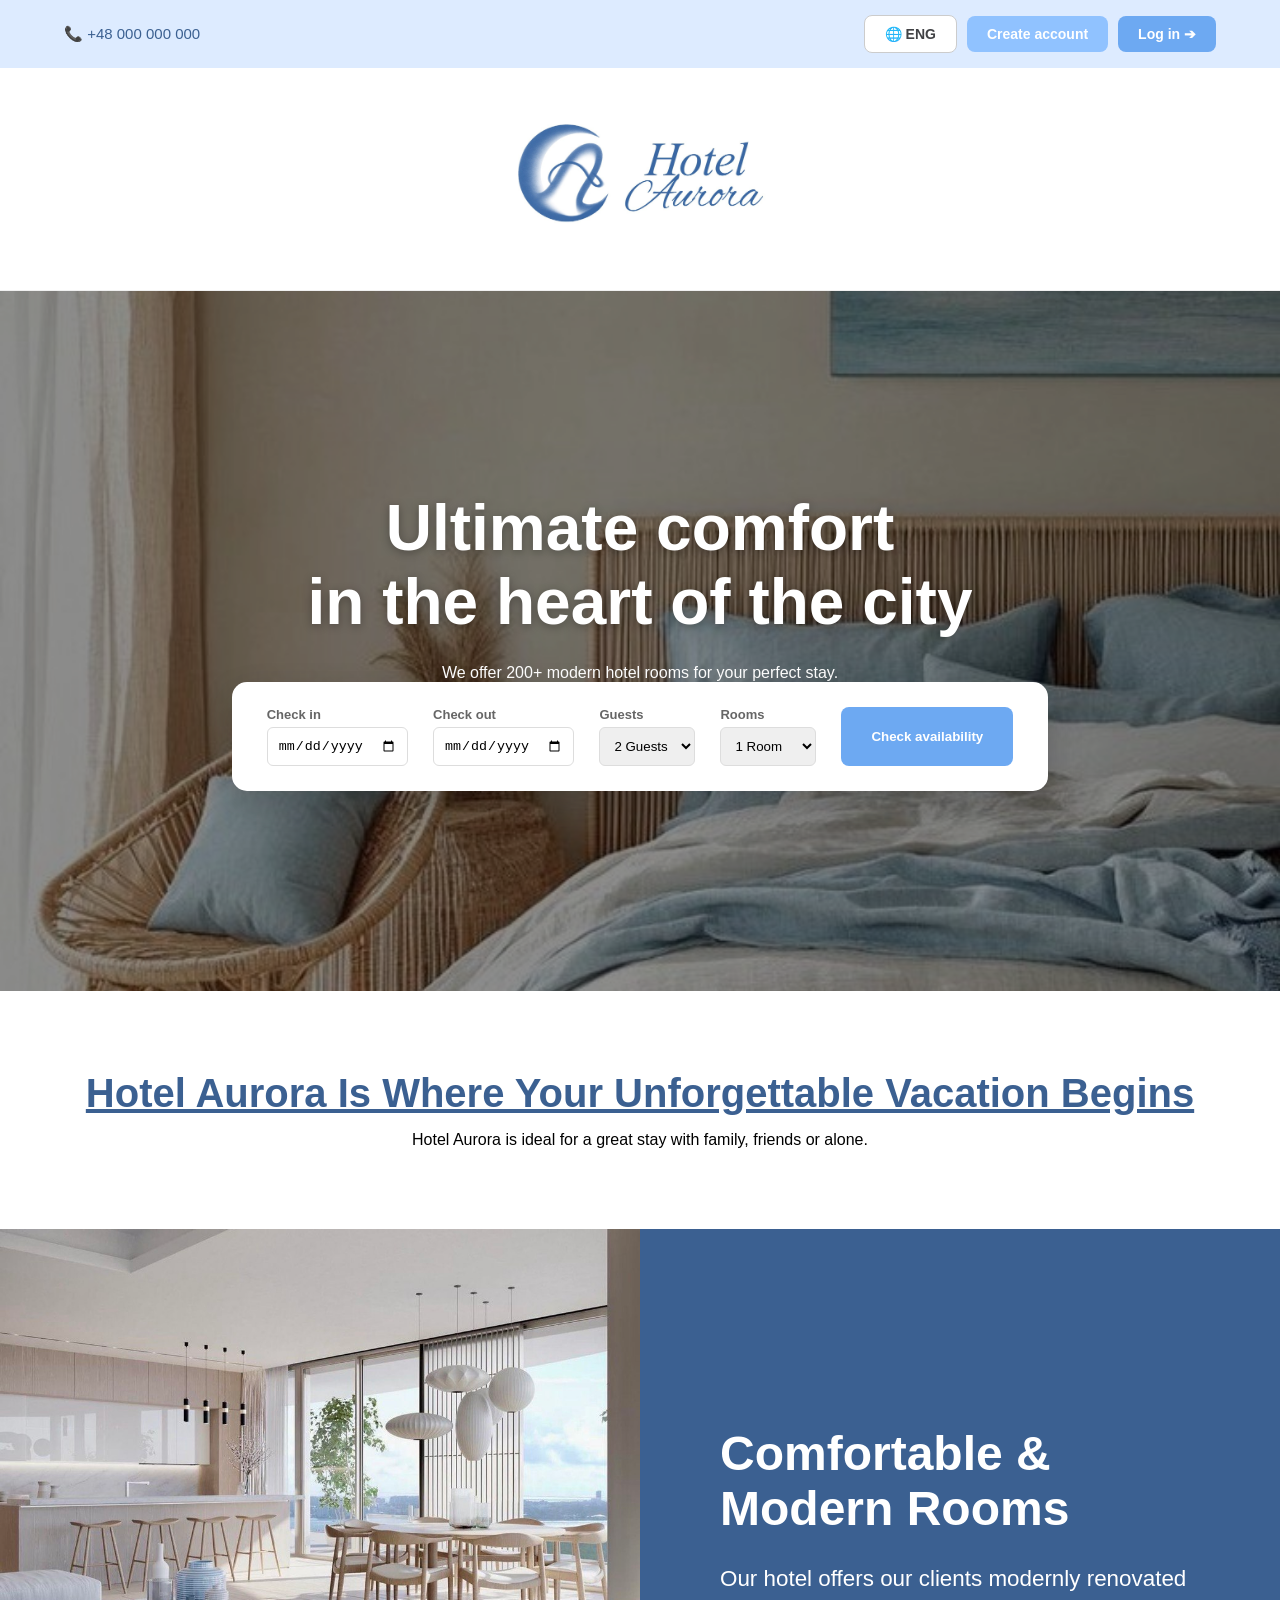
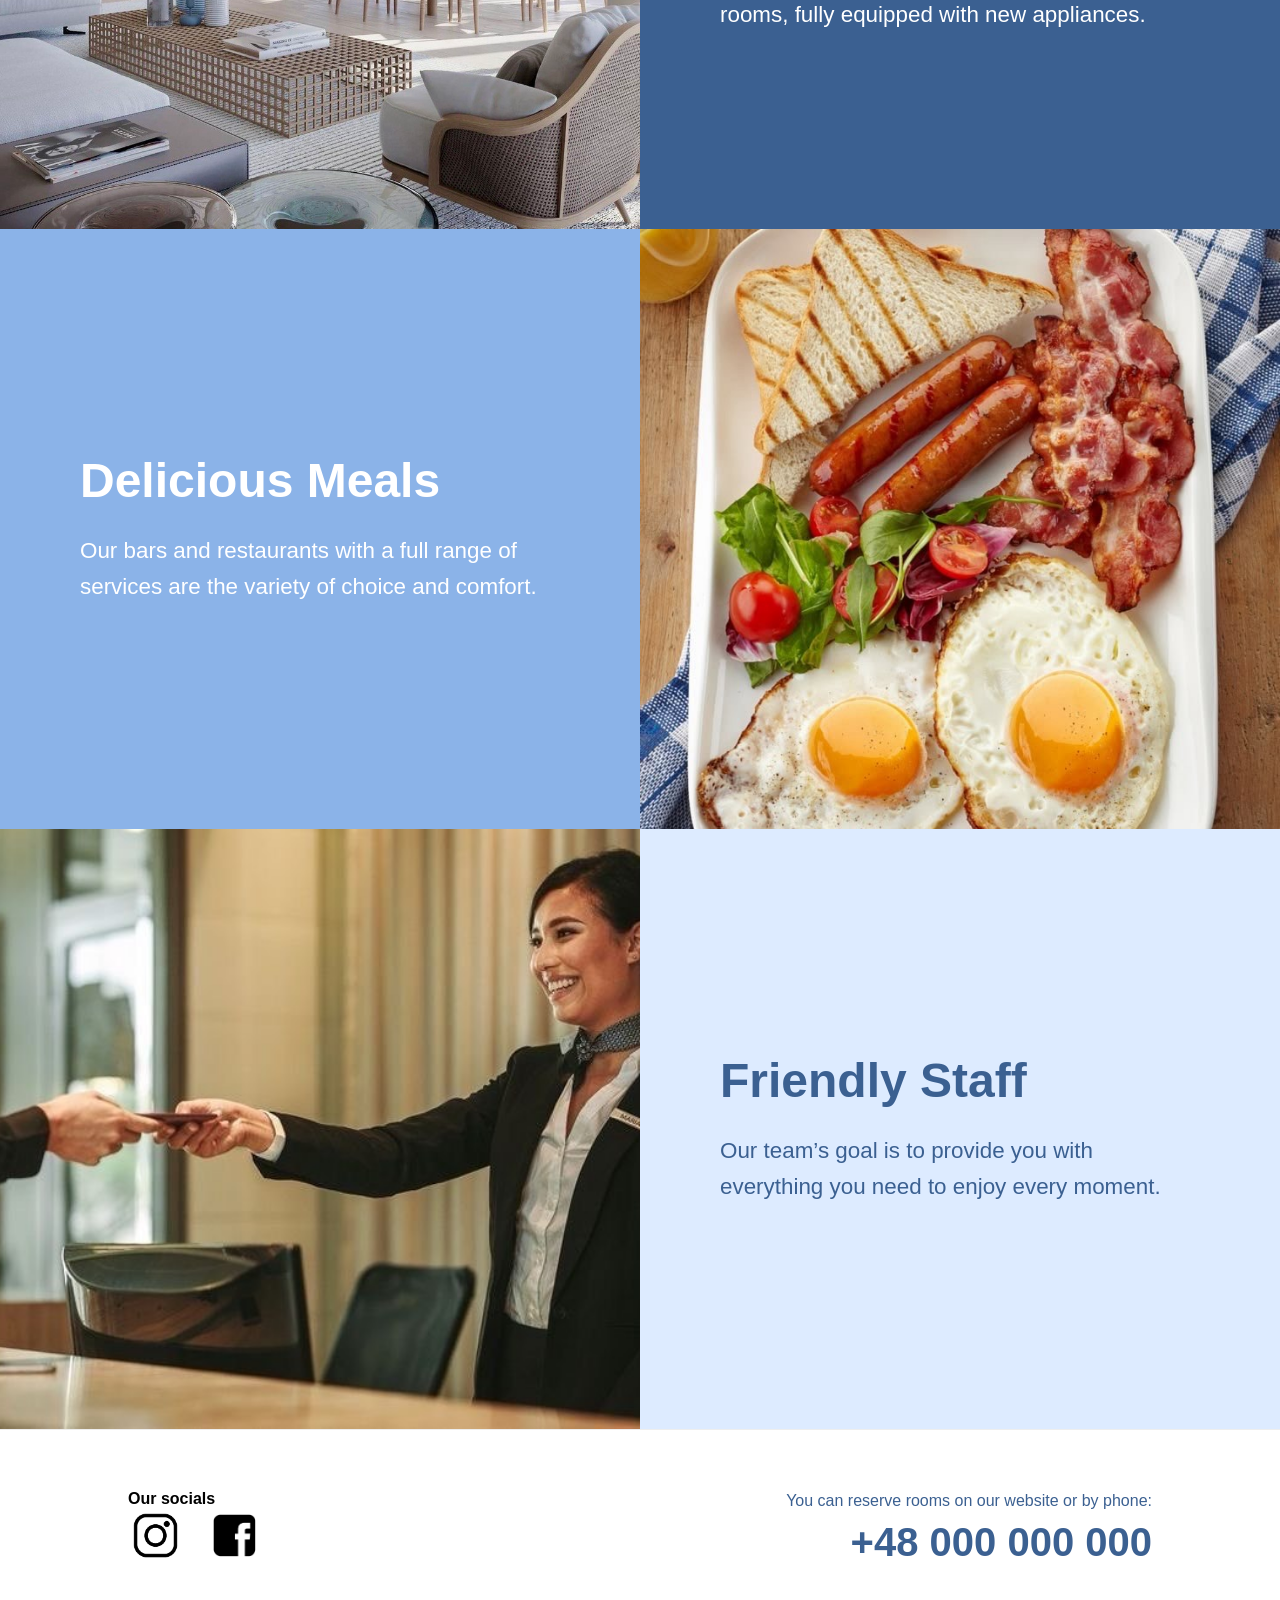
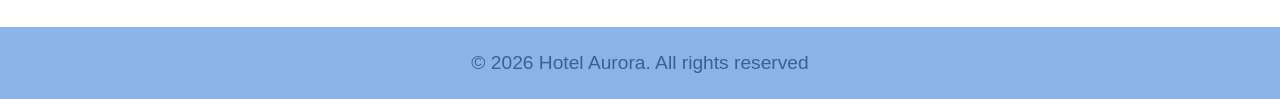
<file: Hotel Reservation System/index.html>
<!DOCTYPE html>
<html lang="en">
<head>
    <meta charset="UTF-8">
    <meta name="viewport" content="width=device-width, initial-scale=1.0">
    <title>Hotel Aurora - Ultimate Comfort</title>
    <link rel="stylesheet" href="index.css">
    <style>
        /* Додано за вашим запитом */
        * { 
            margin: 0; 
            padding: 0; 
            box-sizing: border-box; 
        }
    </style>
</head>
<body>

    <header class="top-nav">
        <div class="contact-info">
            <span>📞 +48 000 000 000</span>
        </div>
        <div class="nav-actions">
            <button class="lang-btn">🌐 ENG</button>
            <button class="secondary-btn" onclick="window.location.href='create_account.html'">Create account</button>
            <button class="primary-btn" onclick="window.location.href='login.html'">Log in ➔</button>
        </div>
    </header>

    <div class="logo-bar">
        <div class="logo-container">
            <a href="index.html">
                <img src="logo_aurora.jpg" alt="Hotel Aurora Logo">
            </a>
        </div>
    </div>

    <section class="hero">
        <div class="hero-background">
            <img src="main_hero_image.jpg" alt="Hotel Interior">
            <div class="dark-overlay"></div>
        </div>
        <div class="hero-container">
            <div class="hero-content">
                <h1>Ultimate comfort <br> in the heart of the city</h1>
                <p>We offer 200+ modern hotel rooms for your perfect stay.</p>
            </div>
            <div class="booking-widget">
                <div class="input-group">
                    <label>Check in</label>
                    <input type="date" id="main-in">
                </div>
                <div class="input-group">
                    <label>Check out</label>
                    <input type="date" id="main-out">
                </div>
                <div class="input-group">
                    <label>Guests</label>
                    <select id="main-guests">
                        <option value="1">1 Guest</option>
                        <option value="2" selected>2 Guests</option>
                    </select>
                </div>
                <div class="input-group">
                    <label>Rooms</label>
                    <select>
                        <option selected>1 Room</option>
                        <option>2 Rooms</option>
                    </select>
                </div>
                <button class="check-btn" onclick="startBooking()">Check availability</button>
            </div>
        </div>
    </section>

    <div class="centered-content-wrapper">
        <div class="info-header">
            <h2>Hotel Aurora Is Where Your Unforgettable Vacation Begins</h2>
            <p>Hotel Aurora is ideal for a great stay with family, friends or alone.</p>
        </div>

        <section class="feature-row">
            <div class="feature-image">
                <img src="room_image.jpg" alt="Modern Rooms">
            </div>
            <div class="feature-text dark-blue-bg">
                <h3>Comfortable & Modern Rooms</h3>
                <p>Our hotel offers our clients modernly renovated rooms, fully equipped with new appliances.</p>
            </div>
        </section>

        <section class="feature-row reverse">
            <div class="feature-image">
                <img src="meals_image.jpg" alt="Delicious Meals">
            </div>
            <div class="feature-text light-blue-bg">
                <h3>Delicious Meals</h3>
                <p>Our bars and restaurants with a full range of services are the variety of choice and comfort.</p>
            </div>
        </section>

        <section class="feature-row">
            <div class="feature-image">
                <img src="staff_image.jpg" alt="Friendly Staff">
            </div>
            <div class="feature-text staff-bg">
                <h3>Friendly Staff</h3>
                <p>Our team’s goal is to provide you with everything you need to enjoy every moment.</p>
            </div>
        </section>
    </div>

    <footer class="footer-contacts">
        <div class="footer-inner">
            <div class="social-block">
                <h4>Our socials</h4>
                <div class="social-icons">
                    <a href="#"><img src="instagram_icon.png" alt="Insta" class="s-icon"></a>
                    <a href="#"><img src="facebook_icon.png" alt="FB" class="s-icon"></a>
                </div>
            </div>
            <div class="booking-call">
                <p>You can reserve rooms on our website or by phone:</p>
                <strong>+48 000 000 000</strong>
            </div>
        </div>
    </footer>

    <div class="copyright-bar">
        <p>© 2026 Hotel Aurora. All rights reserved</p>
    </div>

    <script>
        function startBooking() {
            const checkIn = document.getElementById('main-in').value;
            const checkOut = document.getElementById('main-out').value;
            const guests = document.getElementById('main-guests').value;

            // Передаємо параметри на сторінку вибору номерів
            let url = 'rooms.html';
            if (checkIn && checkOut) {
                url += `?in=${checkIn}&out=${checkOut}&guests=${guests}`;
            }
            window.location.href = url;
        }
    </script>

</body>
</html>
</file>
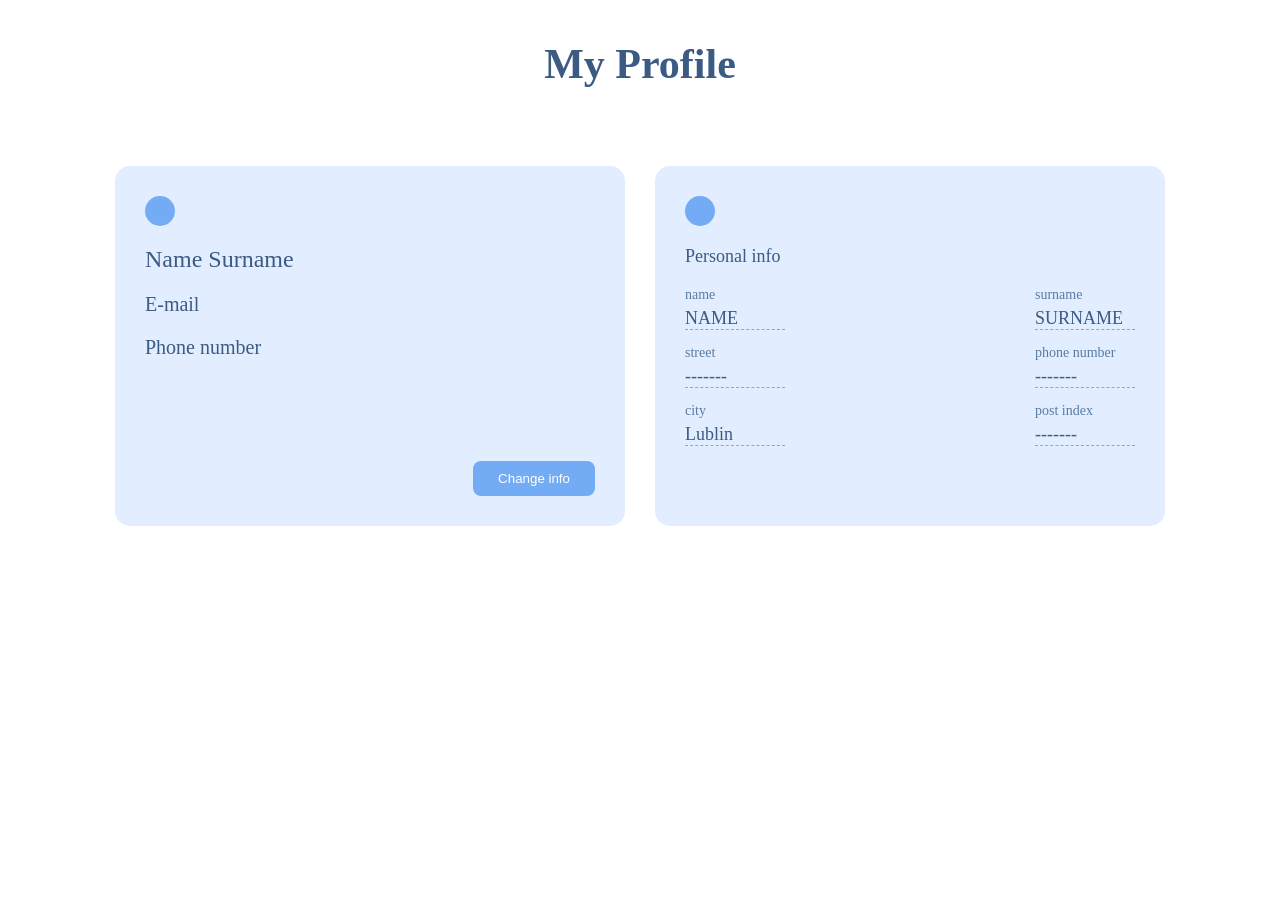
<file: profile.html>
<!DOCTYPE html>
<html lang="en">
<head>
    <meta charset="UTF-8">
    <title>My Profile - Hotel Aurora</title>
    <link rel="stylesheet" href="login.css">
    <style>
        .profile-grid {
            display: flex;
            justify-content: center;
            gap: 30px;
            padding: 50px 5%;
            flex-wrap: wrap;
        }
        .profile-card {
            background: #e2eeff;
            border-radius: 15px;
            padding: 30px;
            width: 450px;
            min-height: 300px;
            position: relative;
            color: #3b5a84;
            text-align: left;
        }
        .blue-dot {
            width: 30px; height: 30px;
            background: #74abf5;
            border-radius: 50%;
            margin-bottom: 20px;
        }
        .profile-card h2 { margin-bottom: 15px; font-size: 24px; font-weight: normal; }
        .info-row { display: flex; justify-content: space-between; margin-bottom: 15px; }
        .info-item label { display: block; font-size: 14px; color: #5a7ba3; margin-bottom: 5px; }
        .info-item span { font-size: 18px; display: block; border-bottom: 1px dashed #74abf5; min-width: 100px; }
        
        .change-btn {
            position: absolute; bottom: 30px; right: 30px;
            background: #74abf5; color: white; border: none;
            padding: 10px 25px; border-radius: 8px; cursor: pointer;
        }
    </style>
</head>
<body>
    <h1 style="text-align:center; color:#3b5a84; font-size:42px; margin-top:40px;">My Profile</h1>

    <div class="profile-grid">
        <div class="profile-card">
            <div class="blue-dot"></div>
            <h2 id="prof-full-name">Name Surname</h2>
            <p id="prof-email" style="font-size: 20px; margin-bottom: 10px;">E-mail</p>
            <p id="prof-phone" style="font-size: 20px;">Phone number</p>
            <button class="change-btn" onclick="location.href='create_account.html'">Change info</button>
        </div>

        <div class="profile-card">
            <div class="blue-dot"></div>
            <p style="margin-bottom: 20px; font-size: 18px;">Personal info</p>
            
            <div class="info-row">
                <div class="info-item"><label>name</label><span id="val-name">NAME</span></div>
                <div class="info-item"><label>surname</label><span id="val-surname">SURNAME</span></div>
            </div>
            <div class="info-row">
                <div class="info-item"><label>street</label><span id="val-street">-------</span></div>
                <div class="info-item"><label>phone number</label><span id="val-phone">-------</span></div>
            </div>
            <div class="info-row">
                <div class="info-item"><label>city</label><span id="val-city">Lublin</span></div>
                <div class="info-item"><label>post index</label><span id="val-post">-------</span></div>
            </div>
        </div>
    </div>

    <script>
        window.onload = function() {
            // ЗЧИТУВАННЯ ДАНИХ
            const data = JSON.parse(localStorage.getItem('user'));

            if (data) {
                // Заповнення лівої картки
                document.getElementById('prof-full-name').innerText = `${data.name} ${data.surname}`;
                document.getElementById('prof-email').innerText = data.email;
                document.getElementById('prof-phone').innerText = data.phone;

                // Заповнення правої картки (Personal info)
                document.getElementById('val-name').innerText = data.name.toUpperCase();
                document.getElementById('val-surname').innerText = data.surname.toUpperCase();
                document.getElementById('val-street').innerText = data.street || '-------';
                document.getElementById('val-phone').innerText = data.phone;
                document.getElementById('val-city').innerText = data.city || 'Lublin';
                document.getElementById('val-post').innerText = data.post || '-------';
            }
        };
    </script>
</body>
</html>
</file>
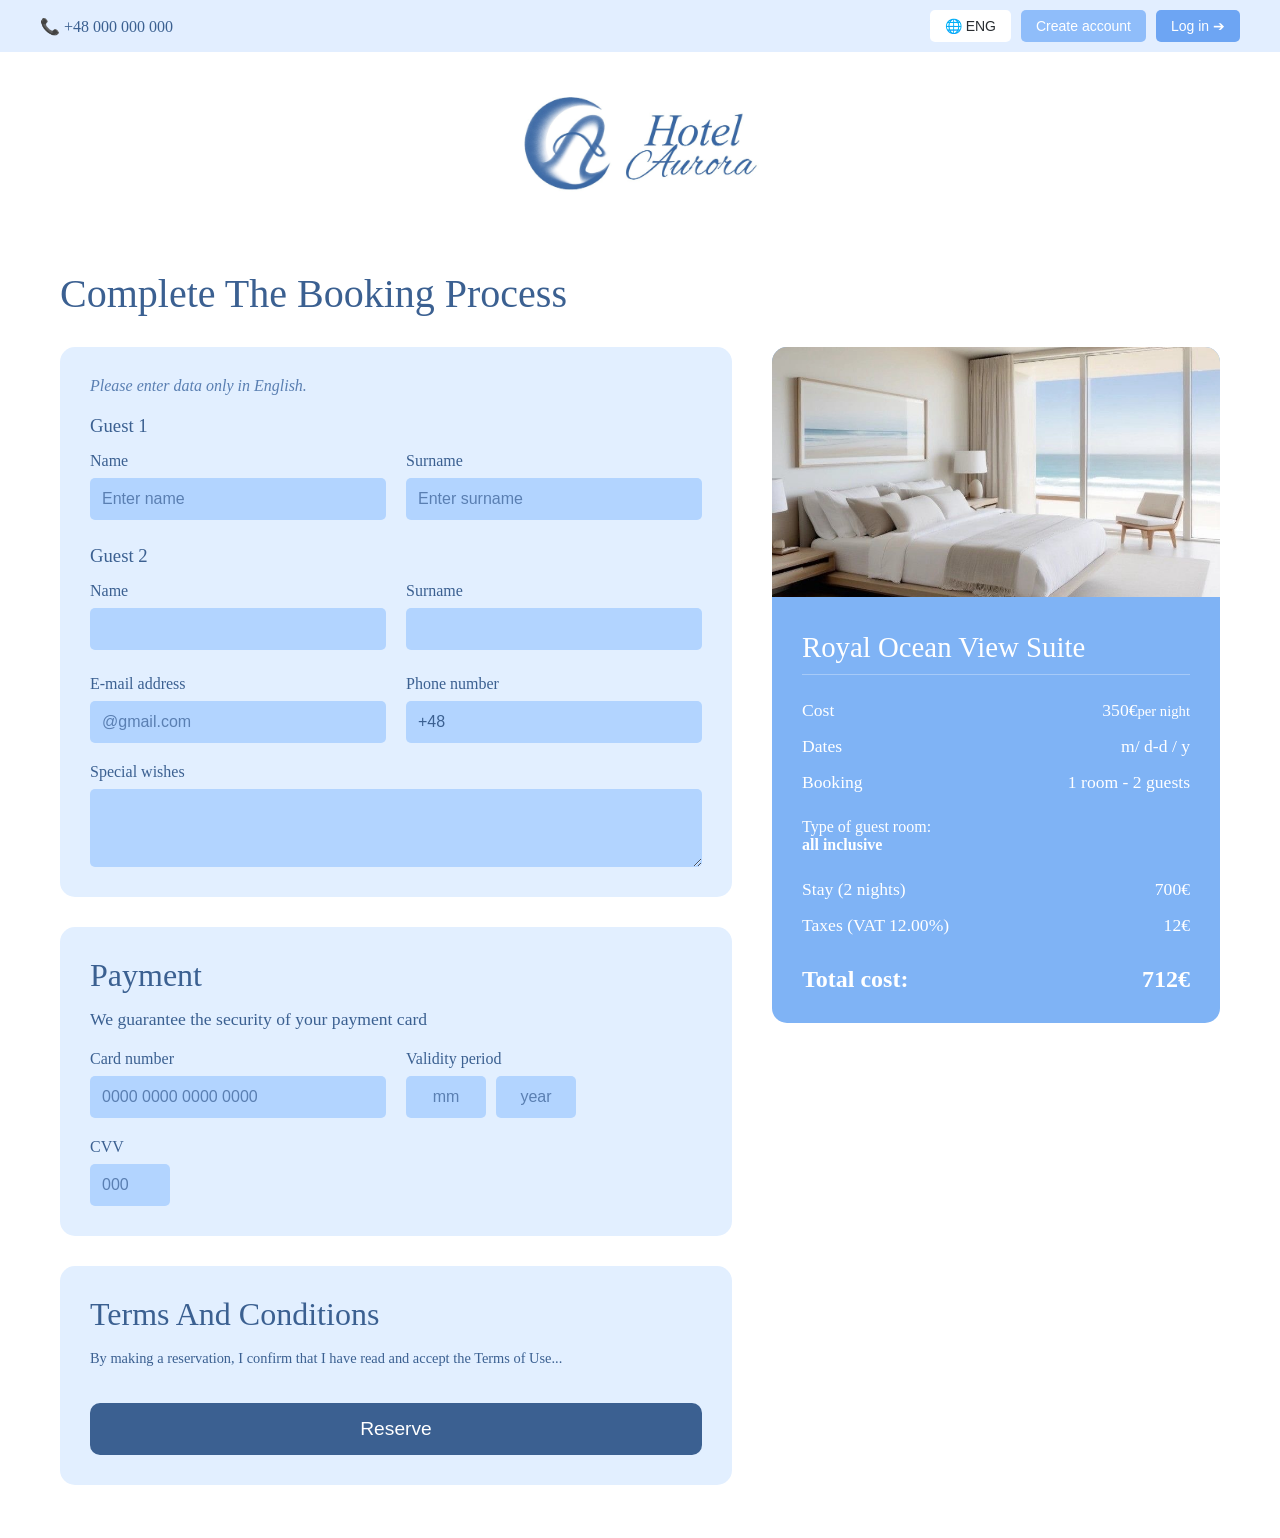
<file: Hotel Reservation System/booking.html>
<!DOCTYPE html>
<html lang="en">
<head>
    <meta charset="UTF-8">
    <meta name="viewport" content="width=device-width, initial-scale=1.0">
    <title>Hotel Aurora - Complete Your Booking</title>
    <link rel="stylesheet" href="booking.css">
    <style>
        /* Глобальне скидання відступів */
        * { 
            margin: 0; 
            padding: 0; 
            box-sizing: border-box; 
        }
    </style>
</head>
<body>

    <header class="top-nav">
        <div class="contact-info"><span>📞 +48 000 000 000</span></div>
        <div class="nav-actions">
            <button class="lang-btn">🌐 ENG</button>
            <button class="secondary-btn" onclick="location.href='create_account.html'">Create account</button>
            <button class="primary-btn" onclick="location.href='login.html'">Log in ➔</button>
        </div>
    </header>

    <div class="logo-bar">
        <div class="logo-container">
            <a href="index.html"><img src="logo_aurora.jpg" alt="Hotel Aurora Logo"></a>
        </div>
    </div>

    <main class="booking-container">
        <h1 class="main-title">Complete The Booking Process</h1>

        <div class="booking-grid">
            <div class="booking-forms">
                <section class="form-section">
                    <p class="form-instruction">Please enter data only in English.</p>
                    
                    <div class="guest-block">
                        <h3>Guest 1</h3>
                        <div class="input-row">
                            <div class="field"><label>Name</label><input type="text" id="guest-name" placeholder="Enter name"></div>
                            <div class="field"><label>Surname</label><input type="text" id="guest-surname" placeholder="Enter surname"></div>
                        </div>
                    </div>

                    <div class="guest-block">
                        <h3>Guest 2</h3>
                        <div class="input-row">
                            <div class="field"><label>Name</label><input type="text"></div>
                            <div class="field"><label>Surname</label><input type="text"></div>
                        </div>
                    </div>

                    <div class="input-row">
                        <div class="field"><label>E-mail address</label><input type="email" placeholder="@gmail.com"></div>
                        <div class="field">
                            <label>Phone number</label>
                            <input type="tel" id="phone-input" value="+48 " maxlength="15">
                        </div>
                    </div>

                    <div class="field full-width">
                        <label>Special wishes</label>
                        <textarea rows="3"></textarea>
                    </div>
                </section>

                <section class="form-section">
                    <h2>Payment</h2>
                    <p class="security-note">We guarantee the security of your payment card</p>
                    <div class="input-row">
                        <div class="field">
                            <label>Card number</label>
                            <input type="text" id="card-input" placeholder="0000 0000 0000 0000" maxlength="19">
                        </div>
                        <div class="field compact">
                            <label>Validity period</label>
                            <div class="date-inputs">
                                <input type="text" placeholder="mm" maxlength="2">
                                <input type="text" placeholder="year" maxlength="4">
                            </div>
                        </div>
                    </div>
                    <div class="field"><label>CVV</label><input type="text" placeholder="000" maxlength="3" style="width: 80px;"></div>
                </section>

                <section class="form-section terms-section">
                    <h2>Terms And Conditions</h2>
                    <p>By making a reservation, I confirm that I have read and accept the Terms of Use...</p>
                    <button class="final-reserve-btn" id="submit-booking">Reserve</button>
                </section>
            </div>

            <aside class="booking-summary">
                <div class="summary-image">
                    <img src="royal_suite.jpg" id="room-img" alt="Room Image">
                </div>
                <div class="summary-content">
                    <h2 id="room-name">Royal Ocean View Suite</h2>
                    <div class="summary-row">
                        <span>Cost</span>
                        <div class="price-box"><span id="room-price">350€</span><small>per night</small></div>
                    </div>
                    <div class="summary-row"><span>Dates</span><span id="display-dates">m/ d-d / y</span></div>
                    <div class="summary-row"><span>Booking</span><span>1 room - 2 guests</span></div>
                    <div class="summary-type"><p>Type of guest room:</p><strong>all inclusive</strong></div>
                    
                    <div class="stay-breakdown">
                        <div class="summary-row"><span>Stay (<span id="nights-count">2</span> nights)</span><span id="subtotal">700€</span></div>
                        <div class="summary-row"><span>Taxes (VAT 12.00%)</span><span id="vat">12€</span></div>
                    </div>

                    <div class="summary-total">
                        <span>Total cost:</span>
                        <span id="total-price">712€</span>
                    </div>
                </div>
            </aside>
        </div>
    </main>

    <script>
        // 1. Маски для вводу
        const phoneInput = document.getElementById('phone-input');
        phoneInput.addEventListener('input', (e) => {
            let v = e.target.value.replace(/\D/g, '').slice(2, 11);
            let res = '+48 ';
            if (v.length > 0) res += v.substring(0, 3);
            if (v.length > 3) res += ' ' + v.substring(3, 6);
            if (v.length > 6) res += ' ' + v.substring(6, 9);
            e.target.value = res;
        });

        const cardInput = document.getElementById('card-input');
        cardInput.addEventListener('input', (e) => {
            let v = e.target.value.replace(/\D/g, '').slice(0, 16);
            let parts = v.match(/.{1,4}/g);
            e.target.value = parts ? parts.join(' ') : '';
        });

        // 2. Логіка розрахунку та відображення
        const params = new URLSearchParams(window.location.search);
        const roomType = params.get('room') || 'royal';
        const checkIn = params.get('in');
        const checkOut = params.get('out');

        const roomData = {
            'royal': { name: 'Royal Ocean View Suite', price: 350, img: 'royal_suite.jpg' },
            'paradise': { name: 'Paradise Horizon Room', price: 200, img: 'paradise_room.jpg' },
            'luxe': { name: 'Luxe Marine Suite', price: 300, img: 'luxe_marine.jpg' },
            'infinity': { name: 'Blue Infinity Suite', price: 250, img: 'blue_infinity.jpg' }
        };

        let nights = 2;
        if (checkIn && checkOut) {
            const d1 = new Date(checkIn);
            const d2 = new Date(checkOut);
            nights = Math.ceil(Math.abs(d2 - d1) / (1000 * 60 * 60 * 24)) || 1;
            document.getElementById('display-dates').innerText = `${d1.toLocaleDateString()} - ${d2.toLocaleDateString()}`;
        }

        const currentRoom = roomData[roomType];
        const subtotal = currentRoom.price * nights;
        const total = subtotal + 12;

        document.getElementById('room-name').innerText = currentRoom.name;
        document.getElementById('room-img').src = currentRoom.img;
        document.getElementById('room-price').innerText = currentRoom.price + '€';
        document.getElementById('nights-count').innerText = nights;
        document.getElementById('subtotal').innerText = subtotal + '€';
        document.getElementById('total-price').innerText = total + '€';

        // 3. Перехід на підтвердження
        document.getElementById('submit-booking').onclick = function() {
            const name = document.getElementById('guest-name').value || "Guest";
            const surname = document.getElementById('guest-surname').value || "";
            
            let finalUrl = `confirmation.html?name=${encodeURIComponent(name)}&surname=${encodeURIComponent(surname)}&room=${roomType}`;
            if (checkIn && checkOut) finalUrl += `&in=${checkIn}&out=${checkOut}`;
            
            window.location.href = finalUrl;
        };
    </script>
</body>
</html>
</file>
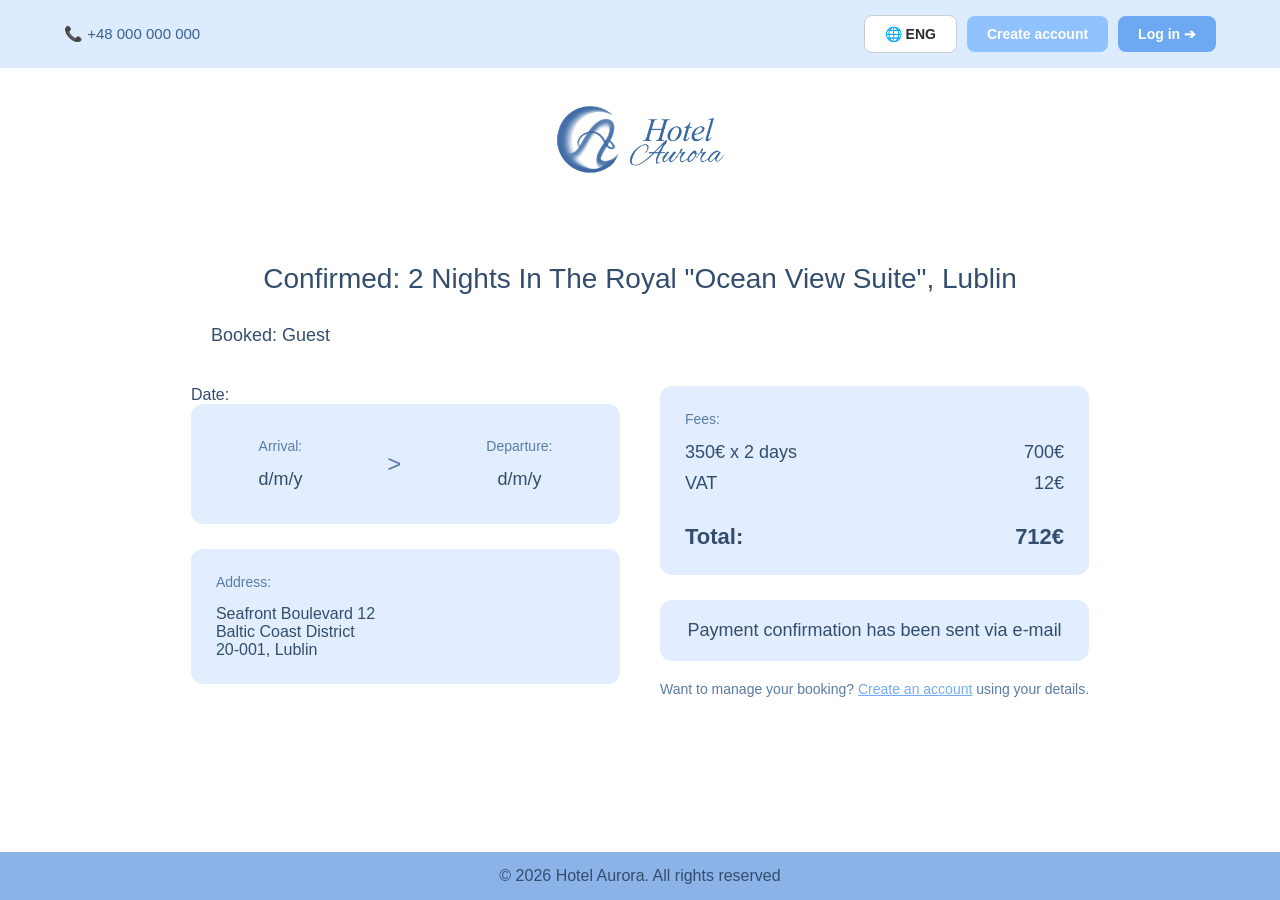
<file: Hotel Reservation System/confirmation.html>
<!DOCTYPE html>
<html lang="en">
<head>
    <meta charset="UTF-8">
    <meta name="viewport" content="width=device-width, initial-scale=1.0">
    <title>Booking Confirmed - Hotel Aurora</title>
    <link rel="stylesheet" href="confirmation.css">
    <style>
        /* Глобальне скидання для відповідності дизайну */
        * { 
            margin: 0; 
            padding: 0; 
            box-sizing: border-box; 
        }
    </style>
</head>
<body>

    <header class="top-nav">
        <div class="contact-info"><span>📞 +48 000 000 000</span></div>
        <div class="nav-actions">
            <button class="lang-btn">🌐 ENG</button>
            <button class="secondary-btn" onclick="location.href='create_account.html'">Create account</button>
            <button class="primary-btn" onclick="location.href='login.html'">Log in ➔</button>
        </div>
    </header>

    <div class="logo-bar">
        <div class="logo-container">
            <a href="index.html"><img src="logo_aurora.jpg" alt="Hotel Aurora Logo"></a>
        </div>
    </div>

    <main class="confirmation-container">
        <h1 class="conf-title" id="main-conf-title">
            Confirmed: <span id="display-nights">2</span> Nights In The <span id="display-room-name">Royal "Ocean View Suite"</span>, Lublin
        </h1>

        <div class="booked-for">
            Booked: <span id="display-guest-name">Guest</span> <span id="display-guest-surname"></span>
        </div>

        <div class="conf-grid">
            <div class="left-column">
                <p class="label-text">Date:</p>
                <div class="info-card dates-card">
                    <div class="date-box">
                        <span class="small-label">Arrival:</span>
                        <span class="date-val" id="display-in">d/m/y</span>
                    </div>
                    <div class="arrow">></div>
                    <div class="date-box">
                        <span class="small-label">Departure:</span>
                        <span class="date-val" id="display-out">d/m/y</span>
                    </div>
                </div>

                <div class="info-card address-card">
                    <span class="small-label">Address:</span>
                    <p>Seafront Boulevard 12</p>
                    <p>Baltic Coast District</p>
                    <p>20-001, Lublin</p>
                </div>
            </div>

            <div class="right-column">
                <div class="info-card fees-card">
                    <span class="small-label">Fees:</span>
                    <div class="fee-row">
                        <span id="price-calculation">350€ x 2 days</span>
                        <span id="subtotal">700€</span>
                    </div>
                    <div class="fee-row">
                        <span>VAT</span>
                        <span id="vat-amount">12€</span>
                    </div>
                    <div class="total-row">
                        <span>Total:</span>
                        <span id="final-total">712€</span>
                    </div>
                </div>

                <div class="email-notice">
                    Payment confirmation has been sent via e-mail
                </div>
                
                <p style="margin-top: 20px; color: #5a7ba3; font-size: 14px;">
                    Want to manage your booking? <a href="create_account.html" style="color: #74abf5;">Create an account</a> using your details.
                </p>
            </div>
        </div>
    </main>

    <footer class="copyright-bar">
        <p>© 2026 Hotel Aurora. All rights reserved</p>
    </footer>

    <script>
        const params = new URLSearchParams(window.location.search);
        
        // 1. Дані гостя
        if (params.has('name')) document.getElementById('display-guest-name').innerText = params.get('name');
        if (params.has('surname')) document.getElementById('display-guest-surname').innerText = params.get('surname');

        // 2. Робота з датами
        const checkInStr = params.get('in');
        const checkOutStr = params.get('out');
        let nights = 2;

        if (checkInStr && checkOutStr) {
            const dateIn = new Date(checkInStr);
            const dateOut = new Date(checkOutStr);
            
            const options = { day: '2-digit', month: '2-digit', year: 'numeric' };
            document.getElementById('display-in').innerText = dateIn.toLocaleDateString('uk-UA', options);
            document.getElementById('display-out').innerText = dateOut.toLocaleDateString('uk-UA', options);

            const diffTime = Math.abs(dateOut - dateIn);
            nights = Math.ceil(diffTime / (1000 * 60 * 60 * 24));
            if (nights < 1) nights = 1;
            
            document.getElementById('display-nights').innerText = nights;
        }

        // 3. Логіка кімнат
        const roomType = params.get('room');
        const roomDisplay = document.getElementById('display-room-name');
        let roomPrice = 350;

        const rooms = {
            'royal': { name: 'Royal "Ocean View Suite"', price: 350 },
            'luxe': { name: 'Luxe "Marine Suite"', price: 300 },
            'infinity': { name: 'Blue "Infinity Suite"', price: 250 },
            'paradise': { name: 'Paradise "Horizon Room"', price: 200 }
        };

        if (rooms[roomType]) {
            roomDisplay.innerText = rooms[roomType].name;
            roomPrice = rooms[roomType].price;
        }

        // 4. Фінальний розрахунок
        function calculateFinalFees(price, n) {
            const subtotal = price * n;
            const vat = 12; 
            const total = subtotal + vat;

            document.getElementById('price-calculation').innerText = `${price}€ x ${n} days`;
            document.getElementById('subtotal').innerText = subtotal + '€';
            document.getElementById('final-total').innerText = total + '€';
        }

        calculateFinalFees(roomPrice, nights);
    </script>
</body>
</html>
</file>
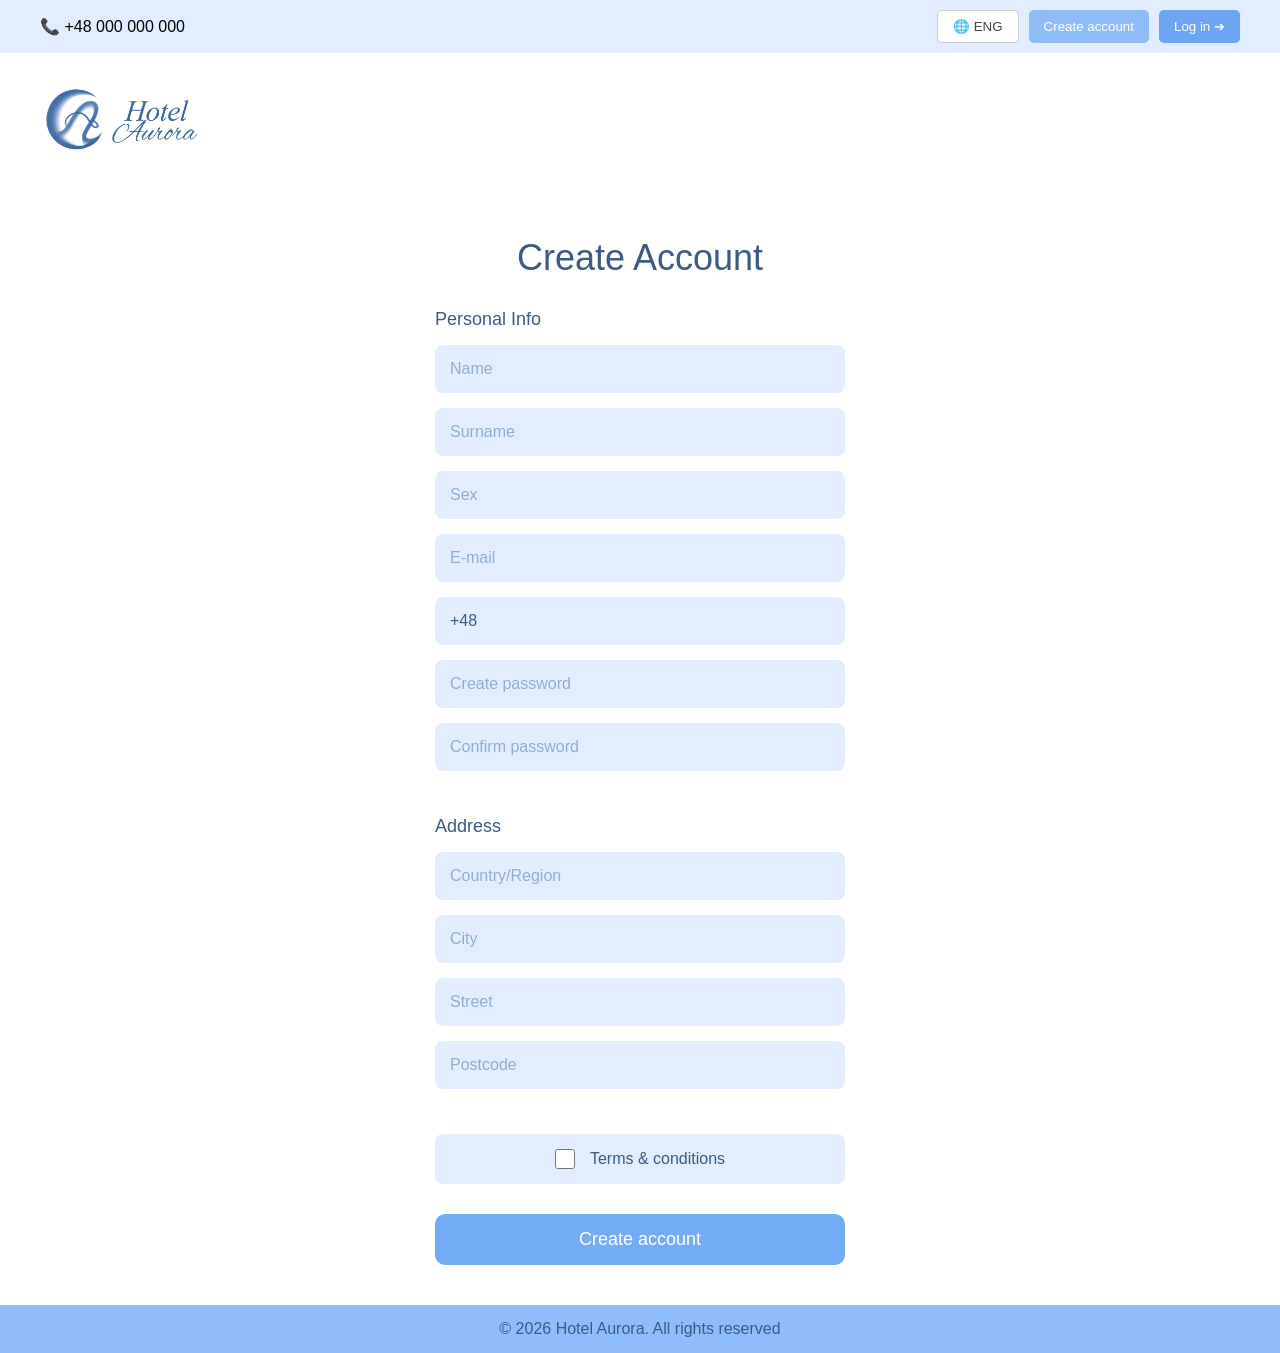
<file: Hotel Reservation System/create_account.html>
<!DOCTYPE html>
<html lang="en">
<head>
    <meta charset="UTF-8">
    <meta name="viewport" content="width=device-width, initial-scale=1.0">
    <title>Hotel Aurora - Create Account</title>
    <style>
        /* Глобальні налаштування для відповідності Фігмі */
        * { margin: 0; padding: 0; box-sizing: border-box; font-family: Arial, sans-serif; }
        body { display: flex; flex-direction: column; min-height: 100vh; background-color: #ffffff; }

        /* Навігація та Лого */
        .top-nav { display: flex; justify-content: space-between; align-items: center; padding: 10px 40px; background-color: #e2eeff; }
        .nav-actions { display: flex; gap: 10px; }
        .nav-actions button { padding: 8px 15px; border-radius: 5px; border: none; cursor: pointer; color: white; }
        .lang-btn { background: #ffffff;
            color: #252629de !important;
            border: 1px solid #ccc !important; 
 }
        .secondary-btn { background: #8fbdfa; }
        .primary-btn { background: #6da5f3; }
        
        .logo-bar { padding: 20px 40px; }
        .logo-container img { height: 100px; }

        /* Контейнер форми */
        .auth-container { flex: 1; max-width: 450px; margin: 0 auto; padding: 40px 20px; text-align: center; }
        h1 { color: #3b5a84; font-size: 36px; margin-bottom: 30px; font-weight: normal; }
        
        .form-group { margin-bottom: 30px; text-align: left; }
        .form-group h3 { color: #3b5a84; font-size: 18px; margin-bottom: 15px; font-weight: normal; }
        
        input { 
            width: 100%; padding: 15px; margin-bottom: 15px; 
            border: none; border-radius: 8px; background-color: #e2eeff; 
            color: #3b5a84; font-size: 16px; outline: none; 
        }
        input::placeholder { color: #8faecf; }

        /* Terms & Conditions (Блок з Фігми) */
        .terms-block {
            background-color: #e2eeff; padding: 15px; border-radius: 8px;
            display: flex; align-items: center; justify-content: center;
            gap: 15px; margin-bottom: 30px; cursor: pointer;
        }
        .terms-block input[type="checkbox"] { width: 20px; height: 20px; margin: 0; cursor: pointer; accent-color: #3b5a84; }
        .terms-block label { color: #3b5a84; font-size: 16px; cursor: pointer; }

        .submit-btn {
            width: 100%; padding: 15px; background-color: #74abf5;
            color: white; border: none; border-radius: 10px;
            font-size: 18px; cursor: pointer; transition: 0.3s;
        }
        .submit-btn:hover { background-color: #5a91e0; }

        .copyright-bar { background-color: #8fbdfa; color: #3b5a84; text-align: center; padding: 15px; margin-top: auto; }
    </style>
</head>
<body>

    <header class="top-nav">
        <div class="contact-info"><span>📞 +48 000 000 000</span></div>
        <div class="nav-actions">
            <button class="lang-btn">🌐 ENG</button>
            <button class="secondary-btn" onclick="location.href='create_account.html'">Create account</button>
            <button class="primary-btn" onclick="location.href='login.html'">Log in ➔</button>
        </div>
    </header>

    <div class="logo-bar">
        <div class="logo-container">
            <a href="index.html"><img src="logo_aurora.jpg" alt="Hotel Aurora Logo"></a>
        </div>
    </div>

    <main class="auth-container">
        <h1>Create Account</h1>
        
        <form id="registerForm">
            <section class="form-group">
                <h3>Personal Info</h3>
                <input type="text" id="reg-name" placeholder="Name" required>
                <input type="text" id="reg-surname" placeholder="Surname" required>
                <input type="text" id="reg-sex" placeholder="Sex">
                <input type="email" id="reg-email" placeholder="E-mail" required>
                <input type="tel" id="reg-phone" value="+48 " maxlength="15">
                <input type="password" id="reg-pass" placeholder="Create password" required>
                <input type="password" id="reg-confirm" placeholder="Confirm password" required>
            </section>

            <section class="form-group">
                <h3>Address</h3>
                <input type="text" id="reg-country" placeholder="Country/Region">
                <input type="text" id="reg-city" placeholder="City">
                <input type="text" id="reg-street" placeholder="Street">
                <input type="text" id="reg-postcode" placeholder="Postcode">
            </section>

            <div class="terms-block" onclick="document.getElementById('terms').click()">
                <input type="checkbox" id="terms" required onclick="event.stopPropagation()">
                <label for="terms">Terms & conditions</label>
            </div>

            <button type="submit" class="submit-btn">Create account</button>
        </form>
    </main>

    <footer class="copyright-bar">
        <p>© 2026 Hotel Aurora. All rights reserved</p>
    </footer>

    <script>
        // 1. МАСКА ТЕЛЕФОНУ (+48 XXX XXX XXX)
        const phoneInput = document.getElementById('reg-phone');
        phoneInput.addEventListener('input', function (e) {
            let v = e.target.value.replace(/\D/g, '').slice(2, 11);
            let res = '+48 ';
            if (v.length > 0) res += v.substring(0, 3);
            if (v.length > 3) res += ' ' + v.substring(3, 6);
            if (v.length > 6) res += ' ' + v.substring(6, 9);
            e.target.value = res;
        });

        // 2. ОБРОБКА РЕЄСТРАЦІЇ
        document.getElementById('registerForm').addEventListener('submit', function(e) {
            e.preventDefault();
            
            const pass = document.getElementById('reg-pass').value;
            const confirm = document.getElementById('reg-confirm').value;

            if(pass !== confirm) {
                alert("Passwords do not match!");
                return;
            }

            // Збираємо дані для localStorage (Ключ 'userProfile' має збігатися з тим, що в профілі)
            const userData = {
                name: document.getElementById('reg-name').value,
                surname: document.getElementById('reg-surname').value,
                sex: document.getElementById('reg-sex').value,
                email: document.getElementById('reg-email').value,
                phone: document.getElementById('reg-phone').value,
                country: document.getElementById('reg-country').value,
                city: document.getElementById('reg-city').value,
                street: document.getElementById('reg-street').value,
                postcode: document.getElementById('reg-postcode').value
            };

            // Зберігаємо в LocalStorage
            localStorage.setItem('userProfile', JSON.stringify(userData));
            localStorage.setItem('userPassword', pass); 

            alert('Account created successfully!');
            window.location.href = 'profile.html'; // Відразу ведемо в профіль, щоб побачити результат
        });
    </script>
</body>
</html>
</file>
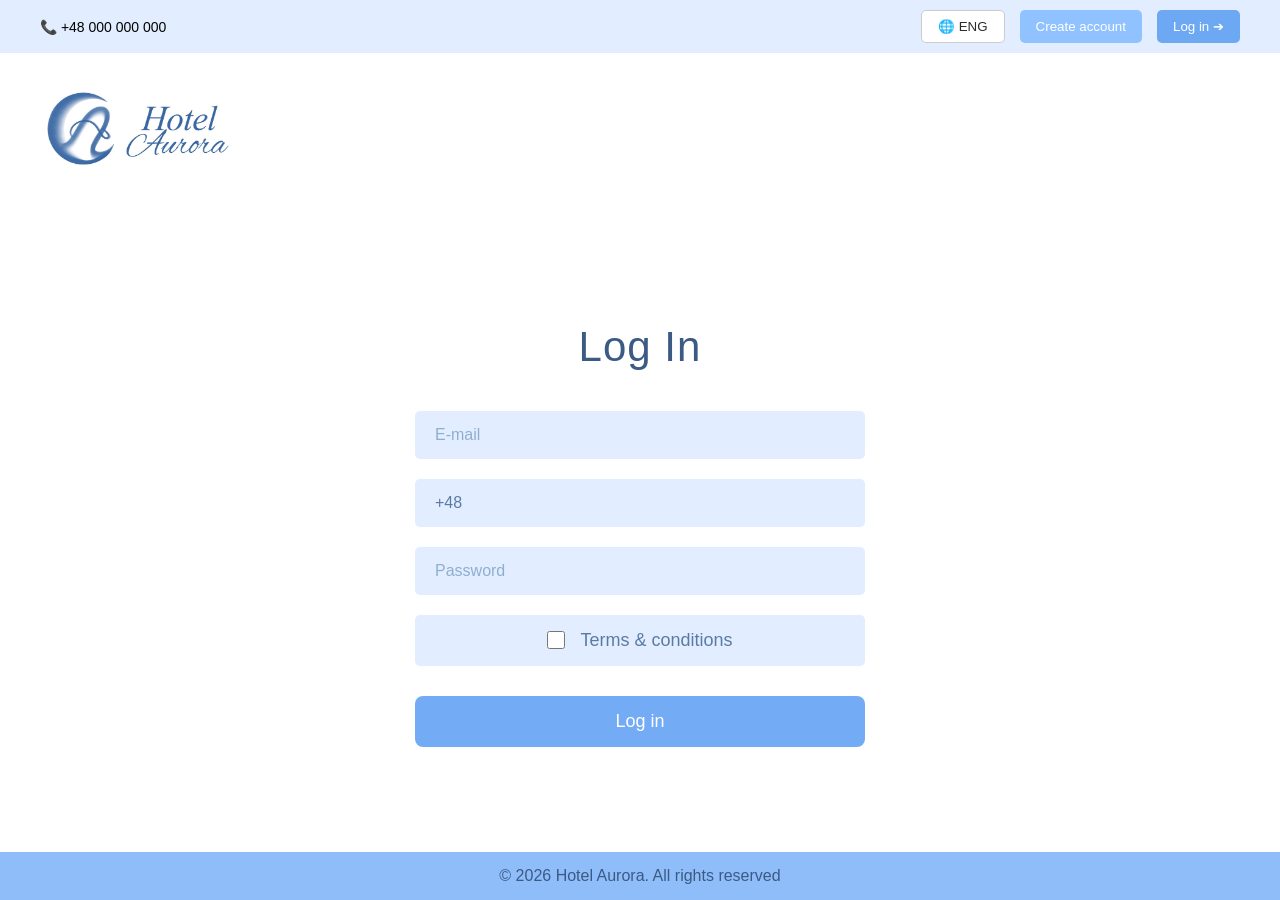
<file: Hotel Reservation System/login.html>
<!DOCTYPE html>
<html lang="en">
<head>
    <meta charset="UTF-8">
    <meta name="viewport" content="width=device-width, initial-scale=1.0">
    <title>Log In - Hotel Aurora</title>
    <link rel="stylesheet" href="login.css">
    <style>
        /* Global settings for matching Figma design */
        * { 
            margin: 0; 
            padding: 0; 
            box-sizing: border-box; 
            font-family: Arial, sans-serif;
        }

        body {
            display: flex;
            flex-direction: column;
            min-height: 100vh;
            background-color: #ffffff;
        }

        .login-main {
            flex: 1;
            display: flex;
            justify-content: center;
            align-items: center;
            padding: 40px 20px;
        }

        .login-card {
            width: 100%;
            max-width: 450px;
            text-align: center;
        }

        .login-card h1 {
            color: #3b5a84;
            font-size: 42px;
            font-weight: normal;
            margin-bottom: 40px;
        }

        /* Input styling */
        .form-group {
            margin-bottom: 20px;
        }

        .form-group input {
            width: 100%;
            padding: 15px 20px;
            border: none;
            border-radius: 5px;
            background-color: #e2eeff;
            color: #5a7ba3;
            font-size: 16px;
            outline: none;
        }

        .form-group input::placeholder {
            color: #8faecf;
        }

        /* Terms & Conditions styling */
        .terms-container {
            background-color: #e2eeff;
            padding: 15px 20px;
            border-radius: 5px;
            display: flex;
            align-items: center;
            justify-content: center;
            gap: 15px;
            margin-bottom: 30px;
            cursor: pointer;
        }

        .terms-container input[type="checkbox"] {
            width: 18px;
            height: 18px;
            cursor: pointer;
            accent-color: #3b5a84;
        }

        .terms-container label {
            color: #5a7ba3;
            font-size: 18px;
            cursor: pointer;
        }

        /* Log in Button */
        .login-submit-btn {
            width: 100%;
            padding: 15px;
            background-color: #74abf5;
            color: white;
            border: none;
            border-radius: 8px;
            font-size: 18px;
            cursor: pointer;
            transition: background 0.3s;
        }

        .login-submit-btn:hover {
            background-color: #5a91e0;
        }

        /* Error message styling */
        .error-message {
            color: #e74c3c;
            font-size: 15px;
            margin-bottom: 20px;
            display: none;
            text-align: center;
        }
    </style>
</head>
<body>

    <header class="top-nav">
        <div class="contact-info"><span>📞 +48 000 000 000</span></div>
        <div class="nav-actions">
            <button class="lang-btn">🌐 ENG</button>
            <button class="secondary-btn" onclick="location.href='create_account.html'">Create account</button>
            <button class="primary-btn" onclick="location.href='login.html'">Log in ➔</button>
        </div>
    </header>

    <div class="logo-bar">
        <div class="logo-container">
            <a href="index.html"><img src="logo_aurora.jpg" alt="Hotel Aurora Logo"></a>
        </div>
    </div>

    <main class="login-main">
        <div class="login-card">
            <h1>Log In</h1>

            <form id="loginForm">
                <div class="form-group">
                    <input type="email" id="login-email" placeholder="E-mail" required>
                </div>
                <div class="form-group">
                    <input type="tel" id="login-phone" value="+48 " maxlength="15">
                </div>
                <div class="form-group">
                    <input type="password" id="login-pass" placeholder="Password" required>
                </div>

                <div id="error-box" class="error-message">Invalid email or password!</div>

                <div class="terms-container" onclick="document.getElementById('terms').click()">
                    <input type="checkbox" id="terms" required onclick="event.stopPropagation()">
                    <label for="terms">Terms & conditions</label>
                </div>

                <button type="submit" class="login-submit-btn">Log in</button>
            </form>
        </div>
    </main>

    <footer class="copyright-bar">
        <p>© 2026 Hotel Aurora. All rights reserved</p>
    </footer>

    <script>
        // Маска для номера телефону (+48 XXX XXX XXX)
        const phoneInput = document.getElementById('login-phone');

        phoneInput.addEventListener('input', function (e) {
            let value = e.target.value.replace(/\D/g, ''); 
            
            if (!value.startsWith('48')) {
                value = '48' + value;
            }

            let coreNumber = value.substring(2, 11);
            
            let formatted = '+48 ';
            if (coreNumber.length > 0) formatted += coreNumber.substring(0, 3);
            if (coreNumber.length > 3) formatted += ' ' + coreNumber.substring(3, 6);
            if (coreNumber.length > 6) formatted += ' ' + coreNumber.substring(6, 9);
            
            e.target.value = formatted;
        });

        phoneInput.addEventListener('keydown', function(e) {
            if (e.key === 'Backspace' && e.target.value.length <= 4) {
                e.preventDefault();
            }
        });

        // ІНТЕГРОВАНА ЛОГІКА АВТОРИЗАЦІЇ З LOCALSTORAGE
        document.getElementById('loginForm').onsubmit = function(e) {
            e.preventDefault();
            
            // 1. Зчитуємо дані з інпутів
            const inputEmail = document.getElementById('login-email').value.trim();
            const inputPass = document.getElementById('login-pass').value;
            const errorBox = document.getElementById('error-box');

            // 2. Витягуємо дані створеного акаунта, які зберіг твій файл create_account.html
            const savedProfile = localStorage.getItem('userProfile');
            const savedPassword = localStorage.getItem('userPassword');

            // Якщо в пам'яті взагалі порожньо — акаунт не створено
            if (!savedProfile || !savedPassword) {
                errorBox.textContent = "No account found! Please register first.";
                errorBox.style.display = "block";
                return;
            }

            // Перетворюємо збережений JSON-рядок назад в об'єкт
            const user = JSON.parse(savedProfile);

            // 3. Звіряємо пошту та пароль із тими, що були вказані при реєстрації
            if (inputEmail === user.email && inputPass === savedPassword) {
                errorBox.style.display = "none";
                // Якщо все збігається — перекидаємо на сторінку профілю
                window.location.href = 'profile.html';
            } else {
                // Якщо пошта чи пароль не підходять — показуємо червону помилку
                errorBox.textContent = "Invalid email or password!";
                errorBox.style.display = "block";
            }
        };
    </script>

</body>
</html>
</file>
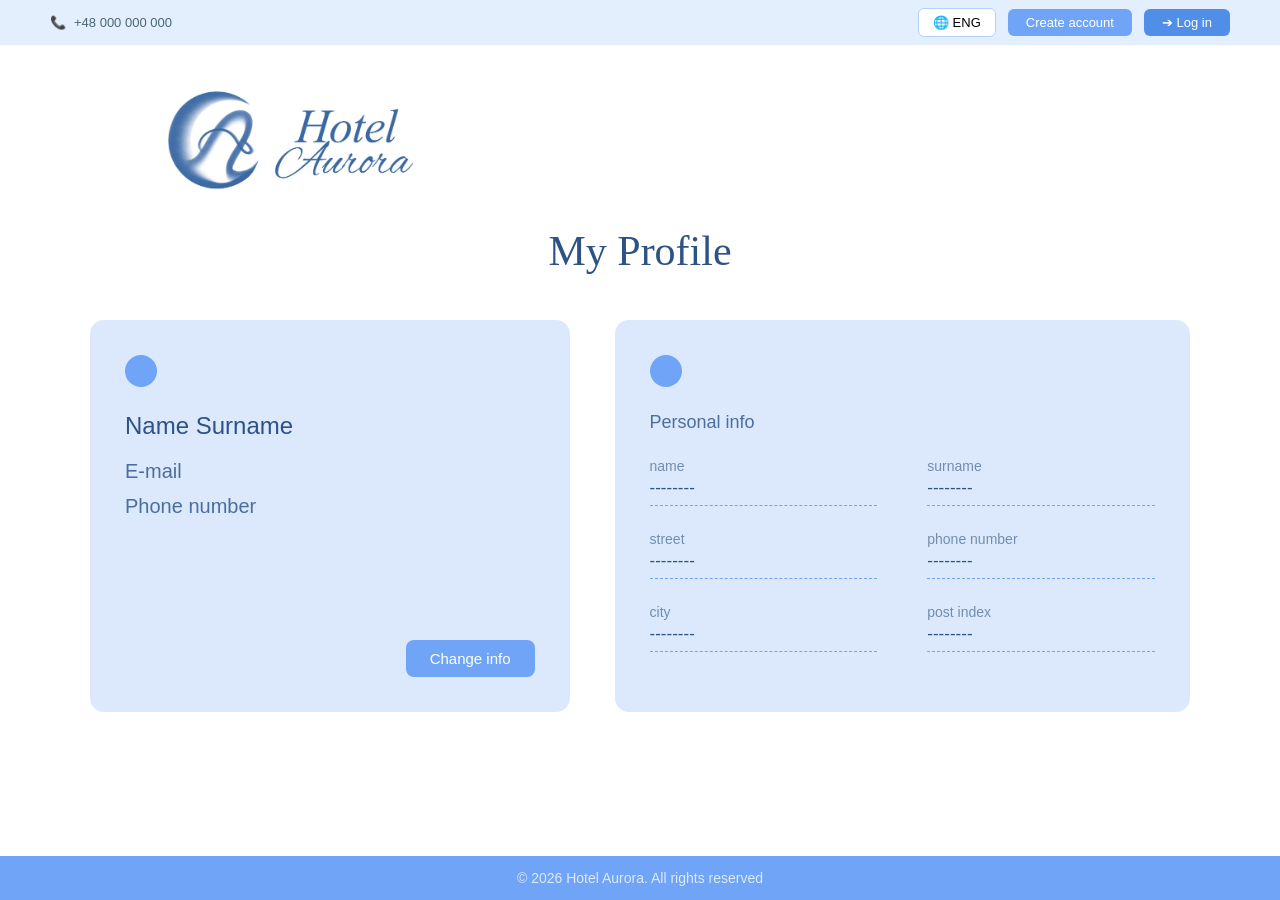
<file: Hotel Reservation System/profile.html>
<!DOCTYPE html>
<html lang="en">
<head>
    <meta charset="UTF-8">
    <meta name="viewport" content="width=device-width, initial-scale=1.0">
    <title>Hotel Aurora - My Profile</title>
    <link rel="stylesheet" href="style.css">
</head>
<body>

    <header class="header">
        <div class="header-left">
            <span class="phone-icon">📞</span>
            <span class="phone-number">+48 000 000 000</span>
        </div>
        <div class="header-right">
            <button class="lang-btn">🌐 ENG</button>
            <button class="nav-btn btn-outline" onclick="location.href='create_account.html'">Create account</button>
            <button class="nav-btn btn-primary" onclick="location.href='login.html'">➔ Log in</button>
        </div>
    </header>

    <div class="branding-container">
        <div class="logo-placeholder">
            <a href="index.html">
                <img src="logo_aurora.jpg" alt="Hotel Aurora Logo">
            </a>
        </div>
    </div>

    <main class="main-content">
        <h1 class="page-title">My Profile</h1>

        <div class="profile-grid">
            <div class="profile-card">
                <div class="card-badge"></div>
                <div class="info-group">
                    <h2 id="profMainName">Name Surname</h2>
                    <p id="profMainEmail">E-mail</p>
                    <p id="profMainPhone">Phone number</p>
                </div>
                <button class="change-info-btn">Change info</button>
            </div>

            <div class="profile-card">
                <div class="card-badge"></div>
                <div class="personal-info-container">
                    <h3>Personal info</h3>
                    
                    <div class="form-row">
                        <div class="form-group">
                            <span class="field-label">name</span>
                            <span class="field-value" id="profName">--------</span>
                        </div>
                        <div class="form-group">
                            <span class="field-label">surname</span>
                            <span class="field-value" id="profSurname">--------</span>
                        </div>
                    </div>

                    <div class="form-row">
                        <div class="form-group">
                            <span class="field-label">street</span>
                            <span class="field-value" id="profStreet">--------</span>
                        </div>
                        <div class="form-group">
                            <span class="field-label">phone number</span>
                            <span class="field-value" id="profPhone">--------</span>
                        </div>
                    </div>

                    <div class="form-row">
                        <div class="form-group">
                            <span class="field-label">city</span>
                            <span class="field-value" id="profCity">--------</span>
                        </div>
                        <div class="form-group">
                            <span class="field-label">post index</span>
                            <span class="field-value" id="profPostcode">--------</span>
                        </div>
                    </div>
                </div>
            </div>
        </div>
    </main>

    <footer class="footer">
        <p>© 2026 Hotel Aurora. All rights reserved</p>
    </footer>

    <script>
        document.addEventListener("DOMContentLoaded", function() {
            // Зчитуємо об'єкт за ключем 'userProfile', який використовується у твоїй формі
            const savedProfile = localStorage.getItem('userProfile');

            if (savedProfile) {
                // Перетворюємо рядок назад в об'єкт JavaScript
                const user = JSON.parse(savedProfile);

                // 1. Оновлюємо ліву картку (головний екран профілю)
                if (user.name && user.surname) {
                    document.getElementById('profMainName').textContent = user.name + " " + user.surname;
                }
                if (user.email) {
                    document.getElementById('profMainEmail').textContent = user.email;
                }
                if (user.phone && user.phone.trim() !== "+48") {
                    document.getElementById('profMainPhone').textContent = user.phone;
                }

                // 2. Оновлюємо детальну анкету на правій картці
                document.getElementById('profName').textContent = user.name || "--------";
                document.getElementById('profSurname').textContent = user.surname || "--------";
                document.getElementById('profStreet').textContent = user.street || "--------";
                document.getElementById('profPhone').textContent = user.phone || "--------";
                document.getElementById('profCity').textContent = user.city || "--------";
                document.getElementById('profPostcode').textContent = user.postcode || "--------";
            }
        });
    </script>
</body>
</html>
</file>
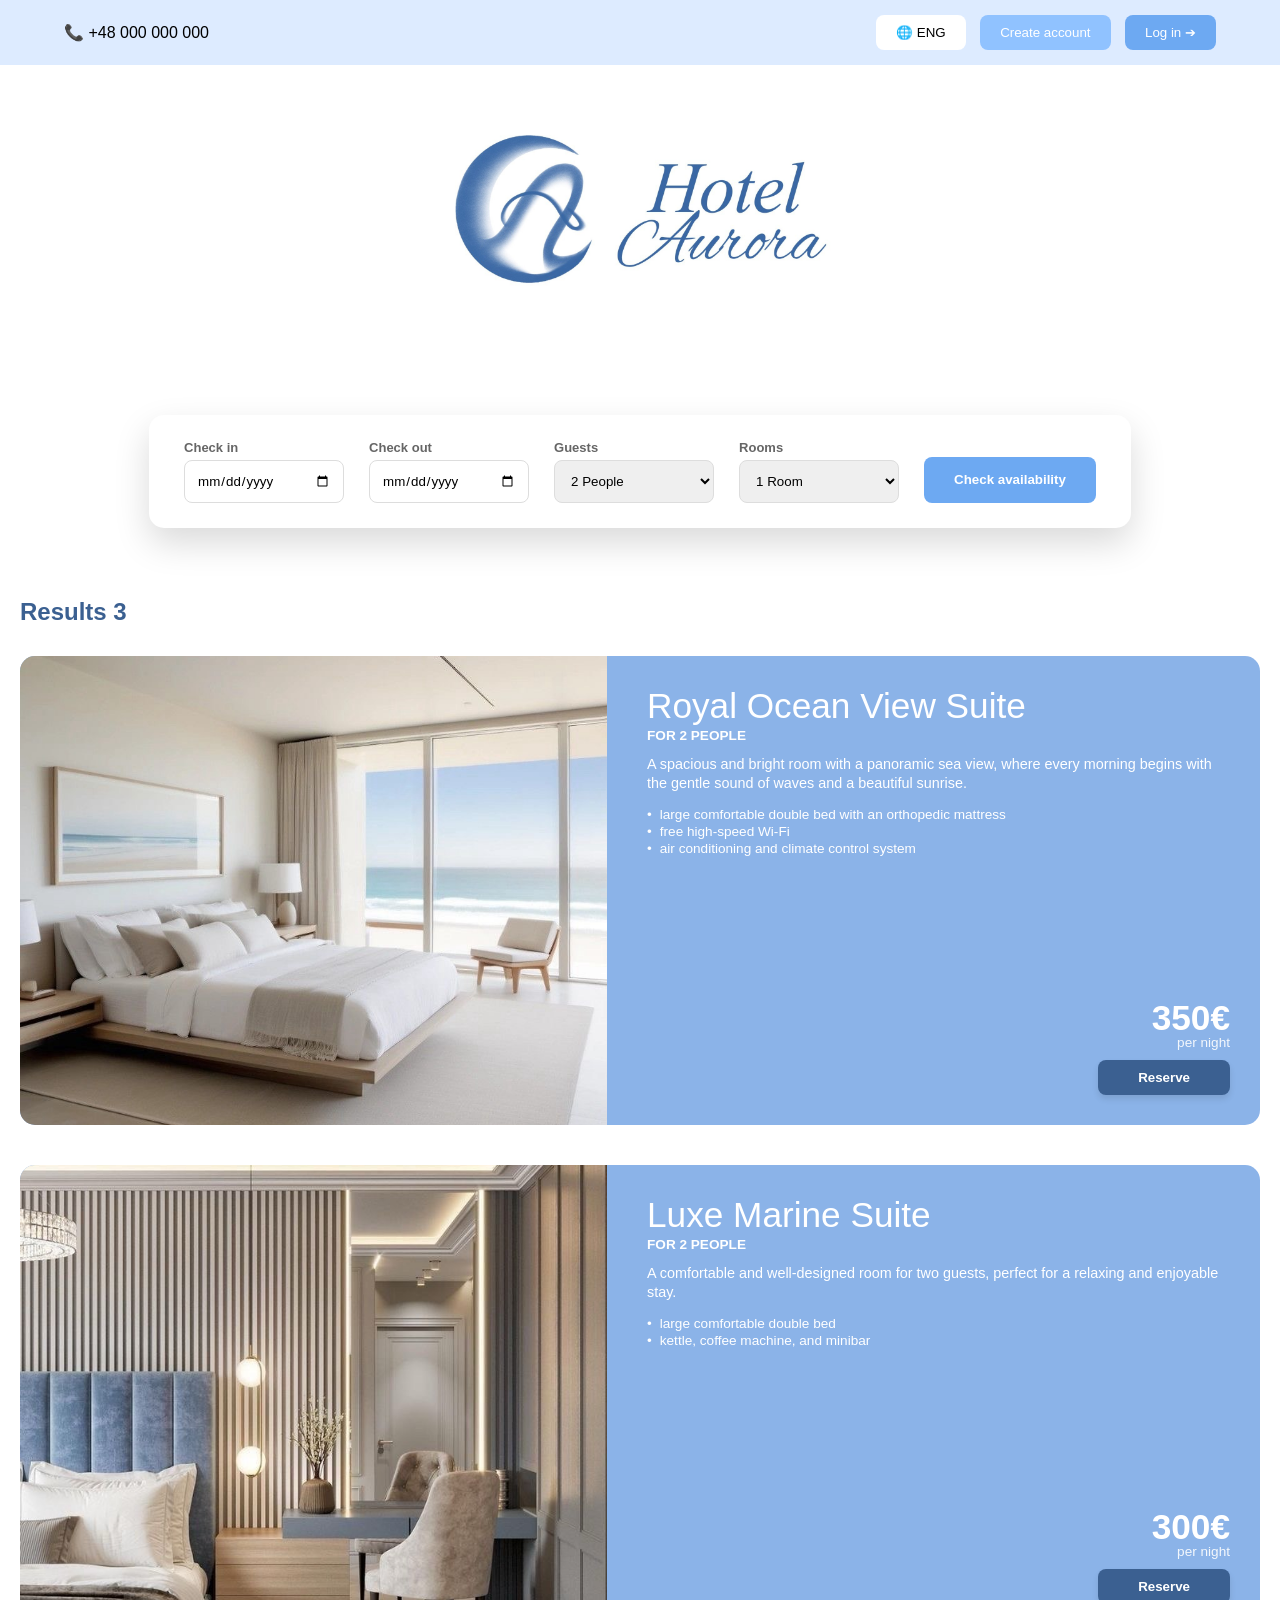
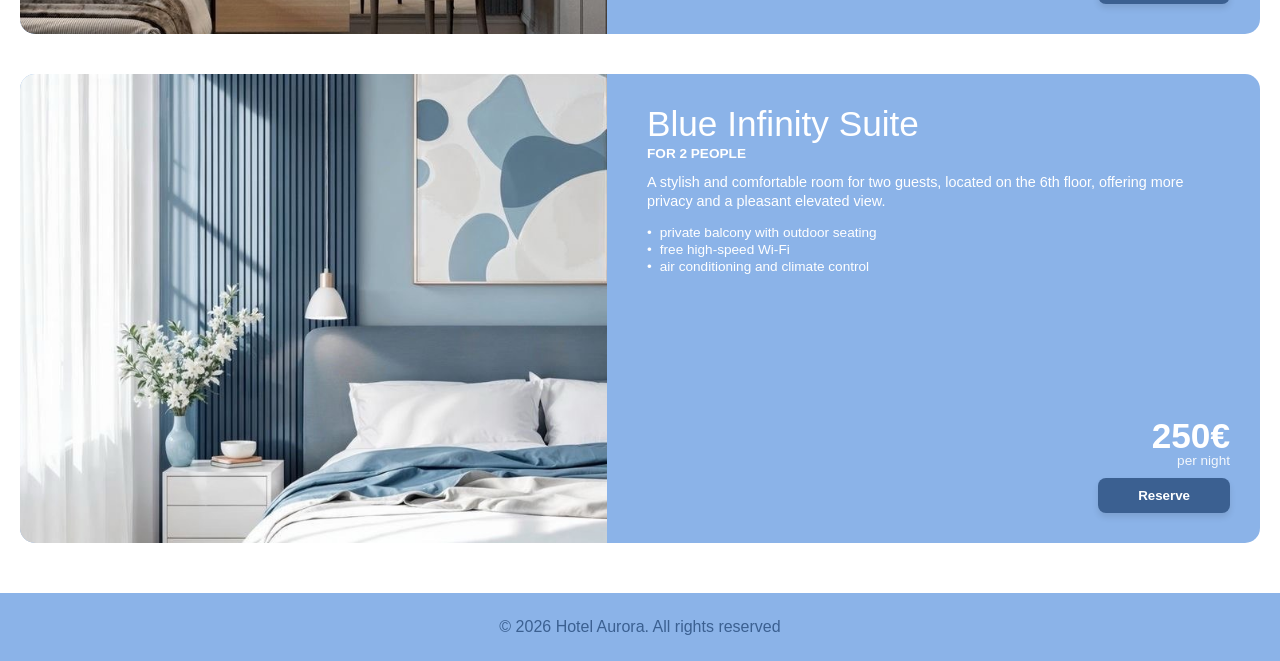
<file: Hotel Reservation System/rooms.html>
<!DOCTYPE html>
<html lang="uk">
<head>
    <meta charset="UTF-8">
    <meta name="viewport" content="width=device-width, initial-scale=1.0">
    <title>Available Rooms - Hotel Aurora</title>
    <link rel="stylesheet" href="rooms.css">
    <style>
        /* Глобальне скидання відступів */
        * { 
            margin: 0; 
            padding: 0; 
            box-sizing: border-box; 
        }
    </style>
</head>
<body>

    <header class="top-nav">
        <div class="contact-info">
            <span>📞 +48 000 000 000</span>
        </div>
        <div class="nav-actions">
            <button class="lang-btn">🌐 ENG</button>
            <button class="secondary-btn" onclick="location.href='create_account.html'">Create account</button>
            <button class="primary-btn" onclick="location.href='login.html'">Log in ➔</button>
        </div>
    </header>

    <div class="logo-bar">
        <div class="logo-container">
            <a href="index.html">
                <img src="logo_aurora.jpg" alt="Hotel Aurora Logo">
            </a>
        </div>
    </div>

    <section class="filter-section-rooms">
        <div class="booking-widget">
            <div class="input-group">
                <label>Check in</label>
                <input type="date" id="filter-in">
            </div>
            <div class="input-group">
                <label>Check out</label>
                <input type="date" id="filter-out">
            </div>
            <div class="input-group">
                <label>Guests</label>
                <select id="filter-guests">
                    <option value="any">Any</option>
                    <option value="1">1 Person</option>
                    <option value="2" selected>2 People</option>
                </select>
            </div>
            <div class="input-group">
                <label>Rooms</label>
                <select id="filter-rooms">
                    <option value="1">1 Room</option>
                    <option value="2">2 Rooms</option>
                </select>
            </div>
            <button class="check-btn" onclick="applyFilter()">Check availability</button>
        </div>
    </section>

    <main class="container">
        <h2 class="results-count" id="results-text">Results 4</h2>

        <div class="room-card" data-guests="2">
            <div class="room-image">
                <img src="royal_suite.jpg" alt="Royal Ocean View Suite">
            </div>
            <div class="room-info">
                <h3>Royal Ocean View Suite</h3>
                <span class="guest-count">FOR 2 PEOPLE</span>
                <p class="description">
                    A spacious and bright room with a panoramic sea view, where every morning begins with the gentle sound of waves and a beautiful sunrise.
                </p>
                <ul class="features-list">
                    <li>large comfortable double bed with an orthopedic mattress</li>
                    <li>free high-speed Wi-Fi</li>
                    <li>air conditioning and climate control system</li>
                </ul>
                <div class="price-box">
                    <span class="amount">350€</span>
                    <span class="period">per night</span>
                    <button class="reserve-btn" onclick="goToBooking('royal')">Reserve</button>
                </div>
            </div>
        </div>

        <div class="room-card" data-guests="1">
            <div class="room-image">
                <img src="paradise_room.jpg" alt="Paradise Horizon Room">
            </div>
            <div class="room-info">
                <h3>Paradise Horizon Room</h3>
                <span class="guest-count">FOR 1 PERSON</span>
                <p class="description">
                    A comfortable and well-designed room, perfect for a relaxing stay. The interior is decorated in soft, neutral tones.
                </p>
                <ul class="features-list">
                    <li>comfortable bed with an orthopedic mattress</li>
                    <li>window with natural daylight</li>
                    <li>free high-speed Wi-Fi</li>
                </ul>
                <div class="price-box">
                    <span class="amount">200€</span>
                    <span class="period">per night</span>
                    <button class="reserve-btn" onclick="goToBooking('paradise')">Reserve</button>
                </div>
            </div>
        </div>

        <div class="room-card" data-guests="2">
            <div class="room-image">
                <img src="luxe_marine.jpg" alt="Luxe Marine Suite">
            </div>
            <div class="room-info">
                <h3>Luxe Marine Suite</h3>
                <span class="guest-count">FOR 2 PEOPLE</span>
                <p class="description">
                    A comfortable and well-designed room for two guests, perfect for a relaxing and enjoyable stay.
                </p>
                <ul class="features-list">
                    <li>large comfortable double bed</li>
                    <li>kettle, coffee machine, and minibar</li>
                </ul>
                <div class="price-box">
                    <span class="amount">300€</span>
                    <span class="period">per night</span>
                    <button class="reserve-btn" onclick="goToBooking('luxe')">Reserve</button>
                </div>
            </div>
        </div>

        <div class="room-card" data-guests="2">
            <div class="room-image">
                <img src="blue_infinity.jpg" alt="Blue Infinity Suite">
            </div>
            <div class="room-info">
                <h3>Blue Infinity Suite</h3>
                <span class="guest-count">FOR 2 PEOPLE</span>
                <p class="description">
                    A stylish and comfortable room for two guests, located on the 6th floor, offering more privacy and a pleasant elevated view.
                </p>
                <ul class="features-list">
                    <li>private balcony with outdoor seating</li>
                    <li>free high-speed Wi-Fi</li>
                    <li>air conditioning and climate control</li>
                </ul>
                <div class="price-box">
                    <span class="amount">250€</span>
                    <span class="period">per night</span>
                    <button class="reserve-btn" onclick="goToBooking('infinity')">Reserve</button>
                </div>
            </div>
        </div>
    </main>

    <footer class="copyright-bar">
        <p>© 2026 Hotel Aurora. All rights reserved</p>
    </footer>

    <script>
        // При завантаженні: ловимо дати з index.html
        window.onload = function() {
            const params = new URLSearchParams(window.location.search);
            if (params.has('in')) document.getElementById('filter-in').value = params.get('in');
            if (params.has('out')) document.getElementById('filter-out').value = params.get('out');
            if (params.has('guests')) document.getElementById('filter-guests').value = params.get('guests');
            applyFilter();
        };

        // Логіка фільтрації
        function applyFilter() {
            const guestFilter = document.getElementById('filter-guests').value;
            const cards = document.querySelectorAll('.room-card');
            let count = 0;
            
            cards.forEach(card => {
                const cardGuests = card.getAttribute('data-guests');
                if (guestFilter === 'any' || guestFilter === cardGuests) {
                    card.style.display = 'flex';
                    count++;
                } else {
                    card.style.display = 'none';
                }
            });
            document.getElementById('results-text').innerText = 'Results ' + count;
        }

        // ПРАВИЛЬНА ФУНКЦІЯ ДЛЯ КНОПОК RESERVE
        function goToBooking(roomType) {
            const checkIn = document.getElementById('filter-in').value;
            const checkOut = document.getElementById('filter-out').value;

            let url = `booking.html?room=${roomType}`;
            if (checkIn && checkOut) {
                url += `&in=${checkIn}&out=${checkOut}`;
            }
            window.location.href = url;
        }
    </script>
</body>
</html>
</file>
<file: Hotel Reservation System/index.css>
* { margin: 0; padding: 0; box-sizing: border-box; }

body { 
    background-color: white; 
    font-family: 'Segoe UI', Arial, sans-serif;
    overflow-x: hidden; /* Щоб не було горизонтальної прокрутки */
}

/* ЦЕНТРУВАЛЬНИЙ БЛОК (тільки для середніх секцій) */
.centered-content-wrapper {
    max-width: 1440px; 
    margin: 0 auto;
    background-color: white;
}

/* ==========================================================================
   ОНОВЛЕНА НАВІГАЦІЯ (ПОВНИЙ ЗБІГ ЗІ СТОРІНКОЮ КІМНАТ ТА FIGMA)
   ========================================================================== */
.top-nav {
    background-color: #DDEBFF;
    padding: 15px 5%; /* Використовуємо % для гумовості */
    display: flex;
    justify-content: space-between;
    align-items: center;
    width: 100%;
}

/* Стиль для номера телефону у хедері */
.contact-info {
    color: #3b6091;
    font-size: 15px;
    font-weight: 500;
}

.nav-actions {
    display: flex;
    align-items: center;
}

/* Уніфіковані розміри та шрифти кнопок за прототипом сторінки кімнат */
.nav-actions button { 
    margin-left: 10px; 
    padding: 10px 20px;       /* Збільшений розмір за зразком кімнат */
    border-radius: 8px;       /* Закруглення 8px замість 5px */
    border: none; 
    cursor: pointer; 
    font-family: inherit;     /* Наслідує Segoe UI */
    font-weight: bold;        /* Жирний текст як на сторінці кімнат */
    font-size: 14px; 
    transition: background-color 0.2s, color 0.2s, opacity 0.2s;
}

/* Кнопка мови (🌐 ENG) — біла з рамкою за еталоном */
.lang-btn { 
    background: white !important; 
    color: #252629de !important;
    border: 1px solid #ccc !important; 
}

/* Кнопка Create account */
.secondary-btn { 
    background-color: #90c2ff !important; 
    color: white !important; 
}

/* Кнопка Log in */
.primary-btn { 
    background-color: #6da9f2 !important; 
    color: white !important; 
}

/* Ефект наведення */
.nav-actions button:hover {
    opacity: 0.9;
}
.lang-btn:hover {
    background-color: #f9fbfd !important;
}

/* ==========================================================================
   РЕШТА ТВОЇХ СТИЛІВ ІНДЕКСУ (БЕЗ ЗМІН)
   ========================================================================== */

/* Logo Bar */
.logo-bar { width: 100%; padding: 30px 0; text-align: center; border-bottom: 1px solid #f0f0f0; }
.logo-container { width: 400px; height: 162px; margin: 0 auto; }
.logo-container img { width: 100%; height: 100%; object-fit: contain; }

/* Hero Section (Фон на весь екран) */
.hero { 
    position: relative; 
    height: 700px; 
    width: 100%;
    display: flex; 
    align-items: center; 
    justify-content: center; 
}
.hero-background { position: absolute; inset: 0; z-index: 1; }
.hero-background img { width: 100%; height: 100%; object-fit: cover; }
.dark-overlay { position: absolute; inset: 0; background: rgba(0,0,0,0.45); }

.hero-container { position: relative; z-index: 2; color: white; text-align: center; width: 100%; }
.hero-content h1 { font-size: 4rem; margin-bottom: 25px; text-shadow: 0 2px 10px rgba(0,0,0,0.3); }

/* Фільтри */
.booking-widget {
    background: white;
    padding: 25px 35px;
    border-radius: 15px;
    display: inline-flex;
    gap: 25px;
    color: #333;
    box-shadow: 0 15px 35px rgba(0,0,0,0.2);
}
.input-group { display: flex; flex-direction: column; text-align: left; }
.input-group label { font-size: 13px; margin-bottom: 5px; color: #666; font-weight: bold; }
.input-group input, .input-group select { padding: 10px; border: 1px solid #ddd; border-radius: 6px; }
.check-btn { background: #6da9f2; color: white; border: none; padding: 0 30px; border-radius: 8px; cursor: pointer; font-weight: bold; }

/* Стилі для центрованих секцій */
.info-header { text-align: center; padding: 80px 20px; }
.info-header h2 { color: #3b6091; text-decoration: underline; font-size: 2.5rem; margin-bottom: 15px; }

.feature-row { display: flex; width: 100%; min-height: 600px; }
.feature-row.reverse { flex-direction: row-reverse; }

.feature-image { width: 50%; }
.feature-image img { width: 100%; height: 600px; object-fit: cover; display: block; }

.feature-text { width: 50%; padding: 80px; display: flex; flex-direction: column; justify-content: center; }
.feature-text h3 { font-size: 3rem; margin-bottom: 25px; }
.feature-text p { font-size: 1.4rem; line-height: 1.6; }

.dark-blue-bg { background-color: #3b6091; color: white; }
.light-blue-bg { background-color: #8bb3e8; color: white; }
.staff-bg { background-color: #DDEBFF; color: #3b6091; }

/* Футер (На всю ширину) */
.footer-contacts { width: 100%; background: white; padding: 60px 10%; border-top: 1px solid #eee; }
.footer-inner { display: flex; justify-content: space-between; align-items: center; max-width: 1440px; margin: 0 auto; }
.s-icon { width: 55px; height: 55px; margin-right: 20px; }
.booking-call { text-align: right; color: #3b6091; }
.booking-call strong { display: block; font-size: 2.5rem; margin-top: 10px; }

.copyright-bar {
    width: 100%;
    background-color: #8bb3e8;
    color: #3b6091;
    text-align: center;
    padding: 25px;
    font-size: 1.2rem;
    font-weight: 500;
}
</file>
<file: login.css>
/* login.css */

/* 1. Стилі для хедера (Top Nav) */
.top-nav {
    display: flex;
    justify-content: space-between;
    align-items: center;
    padding: 10px 40px;
    background-color: #e2eeff;
    font-size: 14px;
}

.nav-actions {
    display: flex;
    gap: 15px;
}

.nav-actions button {
    padding: 8px 16px;
    border-radius: 5px;
    border: none;
    cursor: pointer;
    font-weight: 500;
}

.lang-btn { background-color: #74abf5; color: white; }
.secondary-btn { background-color: #8fbdfa; color: white; }
.primary-btn { background-color: #6da5f3; color: white; }

/* 2. Логотип */
.logo-bar {
    padding: 20px 40px;
    display: flex;
    justify-content: flex-start;
}

.logo-container img {
    height: 120px;
}

/* 3. Головний контейнер форми */
.login-main {
    flex: 1;
    display: flex;
    flex-direction: column;
    align-items: center;
    justify-content: center;
    padding: 20px;
}

.login-card {
    width: 100%;
    max-width: 480px;
    text-align: center;
}

.login-card h1 {
    color: #3b5a84;
    font-size: 48px;
    font-weight: normal;
    margin-bottom: 50px;
    letter-spacing: 1px;
}

/* 4. Поля введення (Inputs) */
.form-group {
    margin-bottom: 20px;
}

.form-group input {
    width: 100%;
    padding: 18px 25px;
    border: none;
    border-radius: 8px;
    background-color: #e2eeff;
    color: #3b5a84;
    font-size: 18px;
    outline: none;
}

.form-group input::placeholder {
    color: #8faecf;
}

/* 5. Блок Terms & Conditions */
.terms-container {
    background-color: #e2eeff;
    padding: 18px 25px;
    border-radius: 8px;
    display: flex;
    align-items: center;
    justify-content: center;
    gap: 20px;
    margin-top: 10px;
    margin-bottom: 40px;
    cursor: pointer;
    transition: background 0.2s;
}

.terms-container:hover {
    background-color: #d6e6ff;
}

.terms-container input[type="checkbox"] {
    width: 22px;
    height: 22px;
    cursor: pointer;
    accent-color: #3b5a84; /* Колір галочки */
}

.terms-container label {
    color: #3b5a84;
    font-size: 20px;
    cursor: pointer;
    user-select: none;
}

/* 6. Кнопка Log in */
.login-submit-btn {
    width: 100%;
    padding: 18px;
    background-color: #74abf5;
    color: white;
    border: none;
    border-radius: 10px;
    font-size: 20px;
    cursor: pointer;
    transition: transform 0.1s, background 0.3s;
}

.login-submit-btn:hover {
    background-color: #5a91e0;
}

.login-submit-btn:active {
    transform: scale(0.98);
}

/* 7. Футер */
.copyright-bar {
    background-color: #8fbdfa;
    color: #3b5a84;
    text-align: center;
    padding: 15px 0;
    font-size: 16px;
    margin-top: auto;
}
</file>
<file: Hotel Reservation System/booking.css>
* { margin: 0; padding: 0; box-sizing: border-box; }
body { font-family: 'Times New Roman', serif; background-color: #fff; color: #3b6091; }

/* ==========================================================================
   ОНОВЛЕНА НАВІГАЦІЯ (ЗГІДНО З FIGMA)
   ========================================================================== */
.top-nav { 
    background-color: #e2eeff; /* Ніжно-блакитний фон хедера з Figma */
    padding: 10px 40px; 
    display: flex; 
    justify-content: space-between; 
    align-items: center; 
}

.nav-actions {
    display: flex;
    gap: 10px; /* Акуратний відступ між кнопками */
}

.nav-actions button { 
    padding: 8px 15px; 
    border-radius: 5px; 
    border: none; 
    cursor: pointer; 
    font-family: Arial, sans-serif; /* Чистий інтерфейсний шрифт для кнопок */
    font-weight: 500;
    font-size: 14px;
    transition: background-color 0.2s, color 0.2s, opacity 0.2s;
}

/* Кнопка мови (🌐 ENG) — тепер біла з синім текстом та рамкою, як на фото 2 */
.lang-btn { 
    background-color: #ffffff; 
    color: #292d31; 
    border: 1px solid #b2d4ff; 
}

/* САМЕ ЦЕЙ КЛАС ВІДПОВІДАЄ ЗА КНОПКУ "Create account" */
.secondary-btn { 
    background-color: #8fbdfa; 
    color: white;
}

.primary-btn { 
    background-color: #6da5f3; 
    color: white;
}

/* Ефекти наведення для кнопок */
.nav-actions button:hover {
    opacity: 0.9;
}
.lang-btn:hover {
    background-color: #f2f7ff;
    opacity: 1;
}

.logo-bar { padding: 20px 0; text-align: center; }
.logo-container img { width: 250px; }

/* ==========================================================================
   Основна сітка та решта твоїх стилів (без змін)
   ========================================================================== */
.booking-container { max-width: 1200px; margin: 0 auto; padding: 20px; }
.main-title { font-size: 2.5rem; margin-bottom: 30px; font-weight: normal; }
.booking-grid { display: grid; grid-template-columns: 1.5fr 1fr; gap: 40px; }

/* Форми */
.form-section { background-color: #E2EFFF; padding: 30px; border-radius: 15px; margin-bottom: 30px; }
.form-section h2 { font-size: 2rem; margin-bottom: 15px; font-weight: normal; }
.form-instruction { color: #5a7fb2; margin-bottom: 20px; font-style: italic; }

.guest-block { margin-bottom: 25px; }
.guest-block h3 { margin-bottom: 15px; font-weight: normal; }

.input-row { display: flex; gap: 20px; margin-bottom: 20px; }
.field { flex: 1; display: flex; flex-direction: column; }
.field label { margin-bottom: 8px; font-size: 1rem; }
.field input, .field textarea { 
    padding: 12px; 
    border: none; 
    border-radius: 5px; 
    background-color: #B2D4FF; 
    color: #3b6091; 
    font-size: 1rem;
}

.field input::placeholder { color: #5a7fb2; }

/* Оплата */
.security-note { margin-bottom: 20px; font-size: 1.1rem; }
.date-inputs { display: flex; gap: 10px; }
.date-inputs input { width: 80px; text-align: center; }

/* Правила та кнопка */
.terms-section p { font-size: 0.9rem; margin-bottom: 15px; line-height: 1.4; }
.final-reserve-btn { 
    width: 100%; 
    padding: 15px; 
    background-color: #3b6091; 
    color: white; 
    border: none; 
    border-radius: 10px; 
    font-size: 1.2rem; 
    cursor: pointer; 
    margin-top: 20px;
}

/* Права панель (Summary) */
.booking-summary { background-color: #7FB3F5; border-radius: 15px; overflow: hidden; height: fit-content; color: white; }
.summary-image img { width: 100%; height: 250px; object-fit: cover; }
.summary-content { padding: 30px; }
.summary-content h2 { font-size: 1.8rem; margin-bottom: 25px; font-weight: normal; border-bottom: 1px solid rgba(255,255,255,0.3); padding-bottom: 10px; }

.summary-row { display: flex; justify-content: space-between; margin-bottom: 15px; font-size: 1.1rem; }
.summary-type { margin: 25px 0; }
.stay-details { margin: 20px 0; border-bottom: 1px solid rgba(255,255,255,0.3); padding-bottom: 10px; }
.taxes { margin-top: 20px; }
.summary-total { display: flex; justify-content: space-between; font-size: 1.5rem; margin-top: 30px; font-weight: bold; }

.copyright-bar { text-align: center; padding: 20px; color: #3b6091; background-color: #DDEBFF; margin-top: 40px; }
</file>
<file: Hotel Reservation System/confirmation.css>
/* Базові стилі */
body { 
    font-family: Arial, sans-serif; 
    margin: 0; 
    background-color: #fff; 
    color: #334d6e; 
    display: flex;
    flex-direction: column;
    min-height: 100vh; /* Щоб футер завжди був внизу, навіть якщо мало контенту */
}

/* ==========================================================================
   ОНОВЛЕНА НАВІГАЦІЯ (ДЛЯ СТОРІНКИ ПІДТВЕРДЖЕННЯ)
   ========================================================================== */
.top-nav { 
    background-color: #DDEBFF; /* Фірмовий фон хедера */
    padding: 15px 5%; 
    display: flex; 
    justify-content: space-between; 
    align-items: center; 
}

/* Номер телефону у хедері */
.contact-info {
    color: #3b6091;
    font-size: 15px;
    font-weight: 500;
}

.nav-actions {
    display: flex;
    align-items: center;
}

/* Єдиний стандарт кнопок (як на сторінці кімнат та індексі) */
.nav-actions button { 
    margin-left: 10px; 
    padding: 10px 20px;       /* Великий розмір кнопок */
    border-radius: 8px;       /* Закруглення 8px */
    border: none; 
    cursor: pointer; 
    font-family: inherit; 
    font-weight: bold;        /* Жирний текст */
    font-size: 14px; 
    transition: background-color 0.2s, color 0.2s, opacity 0.2s;
}

/* Кнопка мови (🌐 ENG) — біла з рамкою */
.lang-btn { 
    background: white !important; 
    color: #2a2c2e !important;
    border: 1px solid #ccc !important; 
}

/* Кнопка Create account */
.secondary-btn { 
    background-color: #90c2ff !important; 
    color: white !important; 
}

/* Кнопка Log in */
.primary-btn { 
    background-color: #6da9f2 !important; 
    color: white !important; 
}

/* Ефекти ховеру */
.nav-actions button:hover {
    opacity: 0.9;
}
.lang-btn:hover {
    background-color: #f9fbfd !important;
}

/* ==========================================================================
   КОНТЕНТ СТОРІНКИ ПІДТВЕРДЖЕННЯ (БЕЗ ЗМІН)
   ========================================================================== */
.logo-bar { 
    text-align: center; 
    padding: 20px; 
}

.logo-container img { 
    width: 180px; 
}

/* Контейнер підтвердження */
.confirmation-container { 
    max-width: 1000px; 
    margin: 40px auto; 
    padding: 0 20px; 
    flex: 1; /* Заповнює вільний простір, штовхаючи футер вниз */
}

.conf-title { 
    font-weight: normal; 
    font-size: 28px; 
    text-align: center; 
    margin-bottom: 30px; 
}

.booked-for { 
    font-size: 18px; 
    margin-bottom: 40px; 
    margin-left: 20px; 
}

/* Сітка - блоки тепер на одному рівні */
.conf-grid { 
    display: grid; 
    grid-template-columns: 1fr 1fr; 
    gap: 40px; 
    align-items: start; /* Вирівнює верхівки карток по одній лінії */
}

/* Картки з інфою */
.info-card { 
    background-color: #e2eeff; 
    border-radius: 12px; 
    padding: 25px; 
    margin-bottom: 25px; 
    min-height: 120px; 
    box-sizing: border-box;
}

.small-label { 
    display: block; 
    font-size: 14px; 
    color: #5a7ba3; 
    margin-bottom: 15px; 
}

/* Дати */
.dates-card { 
    display: flex; 
    align-items: center; 
    justify-content: space-around; 
    text-align: center; 
}

.date-val { 
    font-size: 18px; 
    display: block; 
}

.arrow { 
    font-size: 24px; 
    color: #5a7ba3; 
}

/* Ціни */
.fee-row { 
    display: flex; 
    justify-content: space-between; 
    margin-bottom: 10px; 
    font-size: 18px; 
}

.total-row { 
    display: flex; 
    justify-content: space-between; 
    margin-top: 30px; 
    font-size: 22px; 
    font-weight: bold; 
}

/* Повідомлення про пошту */
.email-notice { 
    background-color: #e2eeff; 
    border-radius: 12px; 
    padding: 20px; 
    text-align: center; 
    font-size: 18px; 
}

/* Оновлений футер - більше не перекриває контент */
.copyright-bar { 
    background-color: #8bb3e8; 
    color: #334d6e; 
    text-align: center; 
    padding: 15px; 
    width: 100%; 
    margin-top: auto; /* Додатковий захист, щоб футер був внизу */
}
</file>
<file: Hotel Reservation System/login.css>
/* login.css */

/* 1. Стилі для хедера (Top Nav) */
.top-nav {
    display: flex;
    justify-content: space-between;
    align-items: center;
    padding: 10px 40px;
    background-color: #e2eeff;
    font-size: 14px;
}

.nav-actions {
    display: flex;
    gap: 15px;
}

.nav-actions button {
    padding: 8px 16px;
    border-radius: 5px;
    border: none;
    cursor: pointer;
    font-weight: 500;
}

.lang-btn { 
    background: white !important; 
    color: #2a2c2e !important;
    border: 1px solid #ccc !important; 
}

/* Кнопка Create account */
.secondary-btn { 
    background-color: #90c2ff !important; 
    color: white !important; 
}

/* Кнопка Log in */
.primary-btn { 
    background-color: #6da9f2 !important; 
    color: white !important; 
}

/* 2. Логотип */
.logo-bar {
    padding: 20px 40px;
    display: flex;
    justify-content: flex-start;
}

.logo-container img {
    height: 120px;
}

/* 3. Головний контейнер форми */
.login-main {
    flex: 1;
    display: flex;
    flex-direction: column;
    align-items: center;
    justify-content: center;
    padding: 20px;
}

.login-card {
    width: 100%;
    max-width: 480px;
    text-align: center;
}

.login-card h1 {
    color: #3b5a84;
    font-size: 48px;
    font-weight: normal;
    margin-bottom: 50px;
    letter-spacing: 1px;
}

/* 4. Поля введення (Inputs) */
.form-group {
    margin-bottom: 20px;
}

.form-group input {
    width: 100%;
    padding: 18px 25px;
    border: none;
    border-radius: 8px;
    background-color: #e2eeff;
    color: #3b5a84;
    font-size: 18px;
    outline: none;
}

.form-group input::placeholder {
    color: #8faecf;
}

/* 5. Блок Terms & Conditions */
.terms-container {
    background-color: #e2eeff;
    padding: 18px 25px;
    border-radius: 8px;
    display: flex;
    align-items: center;
    justify-content: center;
    gap: 20px;
    margin-top: 10px;
    margin-bottom: 40px;
    cursor: pointer;
    transition: background 0.2s;
}

.terms-container:hover {
    background-color: #d6e6ff;
}

.terms-container input[type="checkbox"] {
    width: 22px;
    height: 22px;
    cursor: pointer;
    accent-color: #3b5a84; /* Колір галочки */
}

.terms-container label {
    color: #3b5a84;
    font-size: 20px;
    cursor: pointer;
    user-select: none;
}

/* 6. Кнопка Log in */
.login-submit-btn {
    width: 100%;
    padding: 18px;
    background-color: #74abf5;
    color: white;
    border: none;
    border-radius: 10px;
    font-size: 20px;
    cursor: pointer;
    transition: transform 0.1s, background 0.3s;
}

.login-submit-btn:hover {
    background-color: #5a91e0;
}

.login-submit-btn:active {
    transform: scale(0.98);
}

/* 7. Футер */
.copyright-bar {
    background-color: #8fbdfa;
    color: #3b5a84;
    text-align: center;
    padding: 15px 0;
    font-size: 16px;
    margin-top: auto;
}
</file>
<file: Hotel Reservation System/style.css>
/* БАЗОВЕ СКИДАННЯ */
* {
    margin: 0;
    padding: 0;
    box-sizing: border-box;
}

body {
    font-family: 'Segoe UI', Helvetica, Arial, sans-serif;
    background-color: #ffffff; /* Фон сторінки чисто білий */
    color: #2F4858;
    min-height: 100vh;
    display: flex;
    flex-direction: column;
}

/* ХЕДЕР */
.header {
    background-color: #E3EFFD;
    height: 45px;
    display: flex;
    justify-content: space-between;
    align-items: center;
    padding: 0 50px;
    width: 100%;
}

.header-left {
    display: flex;
    align-items: center;
    gap: 8px;
    color: #4A6572;
    font-size: 13px;
}

.header-right {
    display: flex;
    align-items: center;
    gap: 12px;
}

/* КНОПКИ В ХЕДЕРІ */
.lang-btn {
    background-color: #ffffff; /* Кнопка мови біла */
    color: #000000;            /* Текст чорний */
    border: 1px solid #b3d1ff;
    padding: 6px 14px;
    border-radius: 6px;
    font-size: 13px;
    cursor: pointer;
    font-weight: 500;
}

.nav-btn {
    padding: 6px 18px;
    border-radius: 6px;
    font-size: 13px;
    cursor: pointer;
    border: none;
}

.btn-outline {
    background-color: #6FA4F6;
    color: white;
}

.btn-primary {
    background-color: #518EE7;
    color: white;
}

/* КОНТЕЙНЕР ЛОГОТИПУ З РОЗМІРАМИ 400х162 */
.branding-container {
    width: 100%;
    max-width: 1200px;
    margin: 20px auto 0 auto;
    padding: 0 50px;
}

.logo-placeholder {
    width: 400px;  /* Точна ширина з Фігми */
    height: 162px; /* Точна висота з Фігми */
    display: block;
}

/* Налаштування для майбутньої картинки всередині блоку */
.logo-placeholder img {
    width: 100%;
    height: 100%;
    object-fit: contain; /* Картинка масштабується без спотворень пропорцій */
    display: block;
}

/* ОСНОВНА ЧАСТИНА */
.main-content {
    max-width: 1200px;
    width: 100%;
    margin: 0 auto;
    padding: 0 50px 50px 50px;
    flex: 1;
}

.page-title {
    text-align: center;
    font-size: 42px;
    color: #2D5286;
    font-family: 'Georgia', serif;
    font-weight: normal;
    margin-bottom: 45px;
}

/* СІТКА КАРТОК */
.profile-grid {
    display: grid;
    grid-template-columns: 1fr 1.2fr;
    gap: 45px;
}

/* БЛАКИТНІ ПЛАШКИ КАРТОК */
.profile-card {
    background-color: #DCE9FC;
    border-radius: 14px;
    padding: 35px;
    min-height: 340px;
    display: flex;
    flex-direction: column;
    position: relative;
}

.card-badge {
    width: 32px;
    height: 32px;
    background-color: #6FA4F6;
    border-radius: 50%;
    margin-bottom: 25px;
}

/* ЛІВА КАРТКА */
.info-group h2 {
    font-size: 24px;
    color: #2D5286;
    font-weight: normal;
    margin-bottom: 20px;
}

.info-group p {
    font-size: 20px;
    color: #4B6E9C;
    margin-bottom: 12px;
}

.change-info-btn {
    background-color: #6FA4F6;
    color: white;
    border: none;
    padding: 10px 24px;
    border-radius: 8px;
    font-size: 15px;
    cursor: pointer;
    align-self: flex-end;
    margin-top: auto;
}

/* ПРАВА КАРТКА */
.personal-info-container h3 {
    font-size: 18px;
    color: #4B6E9C;
    font-weight: normal;
    margin-bottom: 25px;
}

.form-row {
    display: flex;
    gap: 50px;
    margin-bottom: 25px;
}

.form-group {
    flex: 1;
    display: flex;
    flex-direction: column;
    gap: 4px;
}

.field-label {
    font-size: 14px;
    color: #718DAF;
}

/* Точкові підкреслення полів */
.field-value {
    font-size: 17px;
    color: #2D5286;
    padding-bottom: 4px;
    border-bottom: 1.5px dashed #6FA4F6;
    min-height: 28px;
    display: block;
}

/* ФУТЕР */
.footer {
    background-color: #6FA4F6;
    color: #DCE9FC;
    text-align: center;
    padding: 14px 0;
    font-size: 14px;
    width: 100%;
}
</file>
<file: Hotel Reservation System/rooms.css>
/* --- БАЗОВІ НАЛАШТУВАННЯ --- */
* { margin: 0; padding: 0; box-sizing: border-box; }

body { 
    font-family: 'Segoe UI', Tahoma, Geneva, Verdana, sans-serif; 
    background-color: white;
}

/* --- НАВІГАЦІЯ --- */
.top-nav { background-color: #DDEBFF; padding: 15px 5%; display: flex; justify-content: space-between; align-items: center; }
.nav-actions button { margin-left: 10px; padding: 10px 20px; border-radius: 8px; border: none; cursor: pointer; font-family: inherit; }
.primary-btn { background-color: #6da9f2; color: white; }
.secondary-btn { background-color: #90c2ff; color: white; }
.lang-btn { background: white; border: 1px solid #ccc; }
.logo-bar { padding: 30px 0; text-align: center; }
.logo-container img { width: 400px; height: auto; }

/* --- ФІЛЬТР --- */
.filter-section-rooms { padding: 40px 0; text-align: center; }
.booking-widget {
    background: white;
    padding: 25px 35px;
    border-radius: 15px;
    display: inline-flex;
    gap: 25px;
    box-shadow: 0 15px 35px rgba(0,0,0,0.15);
    align-items: flex-end;
}
.input-group { display: flex; flex-direction: column; text-align: left; }
.input-group label { font-size: 13px; margin-bottom: 5px; color: #666; font-weight: bold; }
.input-group input, .input-group select { padding: 12px; border: 1px solid #ddd; border-radius: 8px; font-family: inherit; min-width: 160px; }
.check-btn { background: #6da9f2; color: white; border: none; padding: 12px 30px; border-radius: 8px; font-weight: bold; cursor: pointer; height: 46px; }

/* --- КАРТКИ НОМЕРІВ --- */
.container { max-width: 1440px; margin: 0 auto; padding: 0 20px; }
.results-count { color: #3b6091; font-size: 24px; font-weight: bold; padding: 30px 0; }

.room-card {
    display: flex;
    background-color: #8bb3e8; 
    border-radius: 15px;
    margin-bottom: 40px;
    overflow: hidden; 
    color: white;
    width: 100%;
    height: 469px; 
}

.room-image { 
    width: 587px; 
    height: 469px; 
    flex-shrink: 0; 
}

.room-image img { 
    width: 100%; 
    height: 100%; 
    object-fit: cover; 
}

.room-info { 
    flex-grow: 1; 
    padding: 30px 40px; 
    position: relative; 
    display: flex;
    flex-direction: column;
    overflow: hidden; 
}

.room-info h3 { font-size: 2.2rem; margin-bottom: 2px; font-weight: normal; }
.guest-count { font-weight: bold; margin-bottom: 12px; display: block; font-size: 0.85rem; }

.description { 
    font-size: 0.9rem; 
    line-height: 1.3; 
    margin-bottom: 15px;
    display: -webkit-box;
    -webkit-line-clamp: 3; /* Обмежено до 3 рядків для економії місця */
    -webkit-box-orient: vertical;
    overflow: hidden;
}

.features-list { list-style: none; font-size: 0.85rem; margin-bottom: 8px; }
.features-list li { margin-bottom: 2px; }
.features-list li::before { content: "•"; margin-right: 8px; }

.additional-perks { margin-top: 5px; font-size: 0.85rem; }
.additional-perks strong { display: block; margin-bottom: 2px; }

/* --- ФІКСОВАНА ПОЗИЦІЯ ЦІНИ ТА КНОПКИ --- */
.price-box { 
    position: absolute; /* Елемент тепер незалежний від тексту */
    bottom: 30px;       /* Відступ від нижнього краю */
    right: 30px;        /* Відступ від правого краю */
    text-align: right; 
    background-color: transparent; /* Щоб не перекривати синій фон */
    z-index: 10;
}

.amount { font-size: 2.2rem; font-weight: bold; display: block; line-height: 1; }
.period { font-size: 0.85rem; opacity: 0.9; margin-bottom: 10px; display: block; }

.reserve-btn {
    background-color: #3b6091;
    color: white;
    border: none;
    padding: 10px 40px;
    border-radius: 8px;
    font-weight: bold;
    cursor: pointer;
    box-shadow: 0 4px 6px rgba(0,0,0,0.1);
}

.reserve-btn:hover {
    background-color: #2e4a70;
}

/* ФУТЕР */
.copyright-bar { background-color: #8bb3e8; color: #3b6091; text-align: center; padding: 25px; margin-top: 50px; }
</file>
